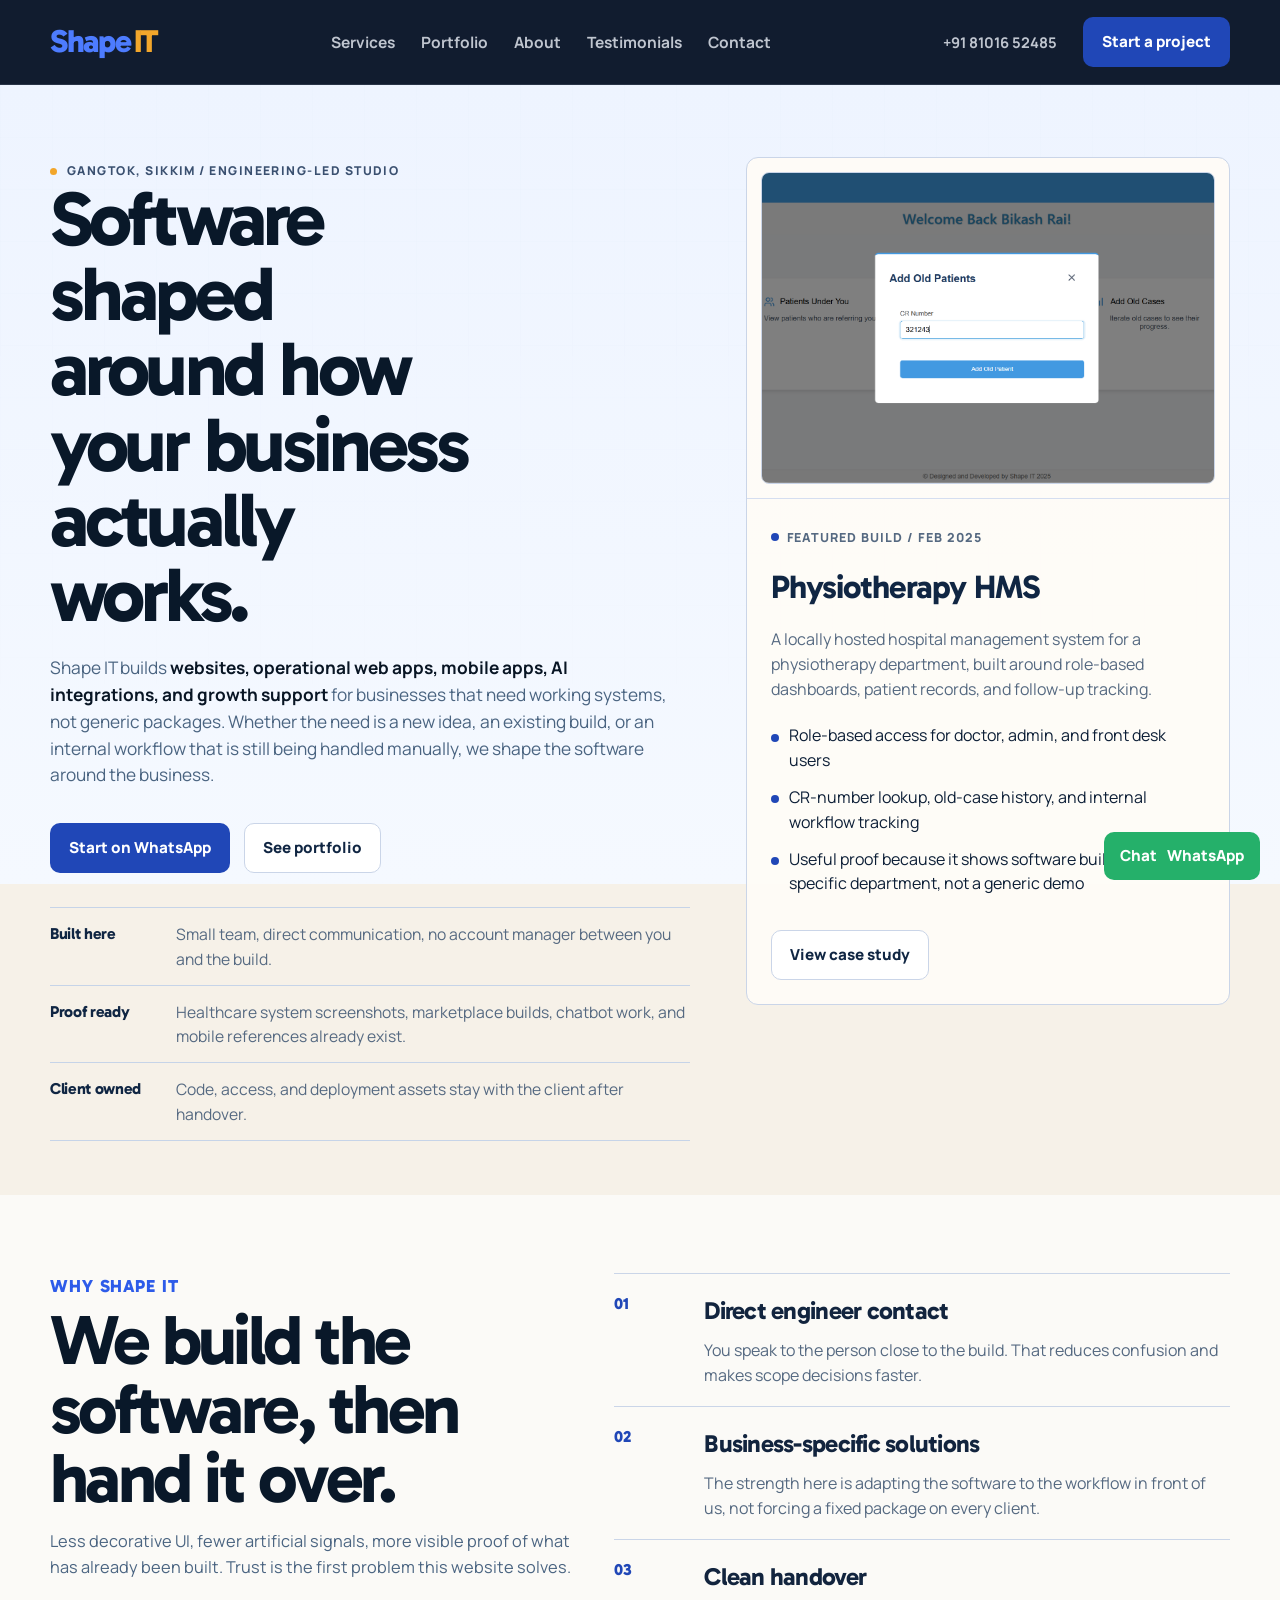
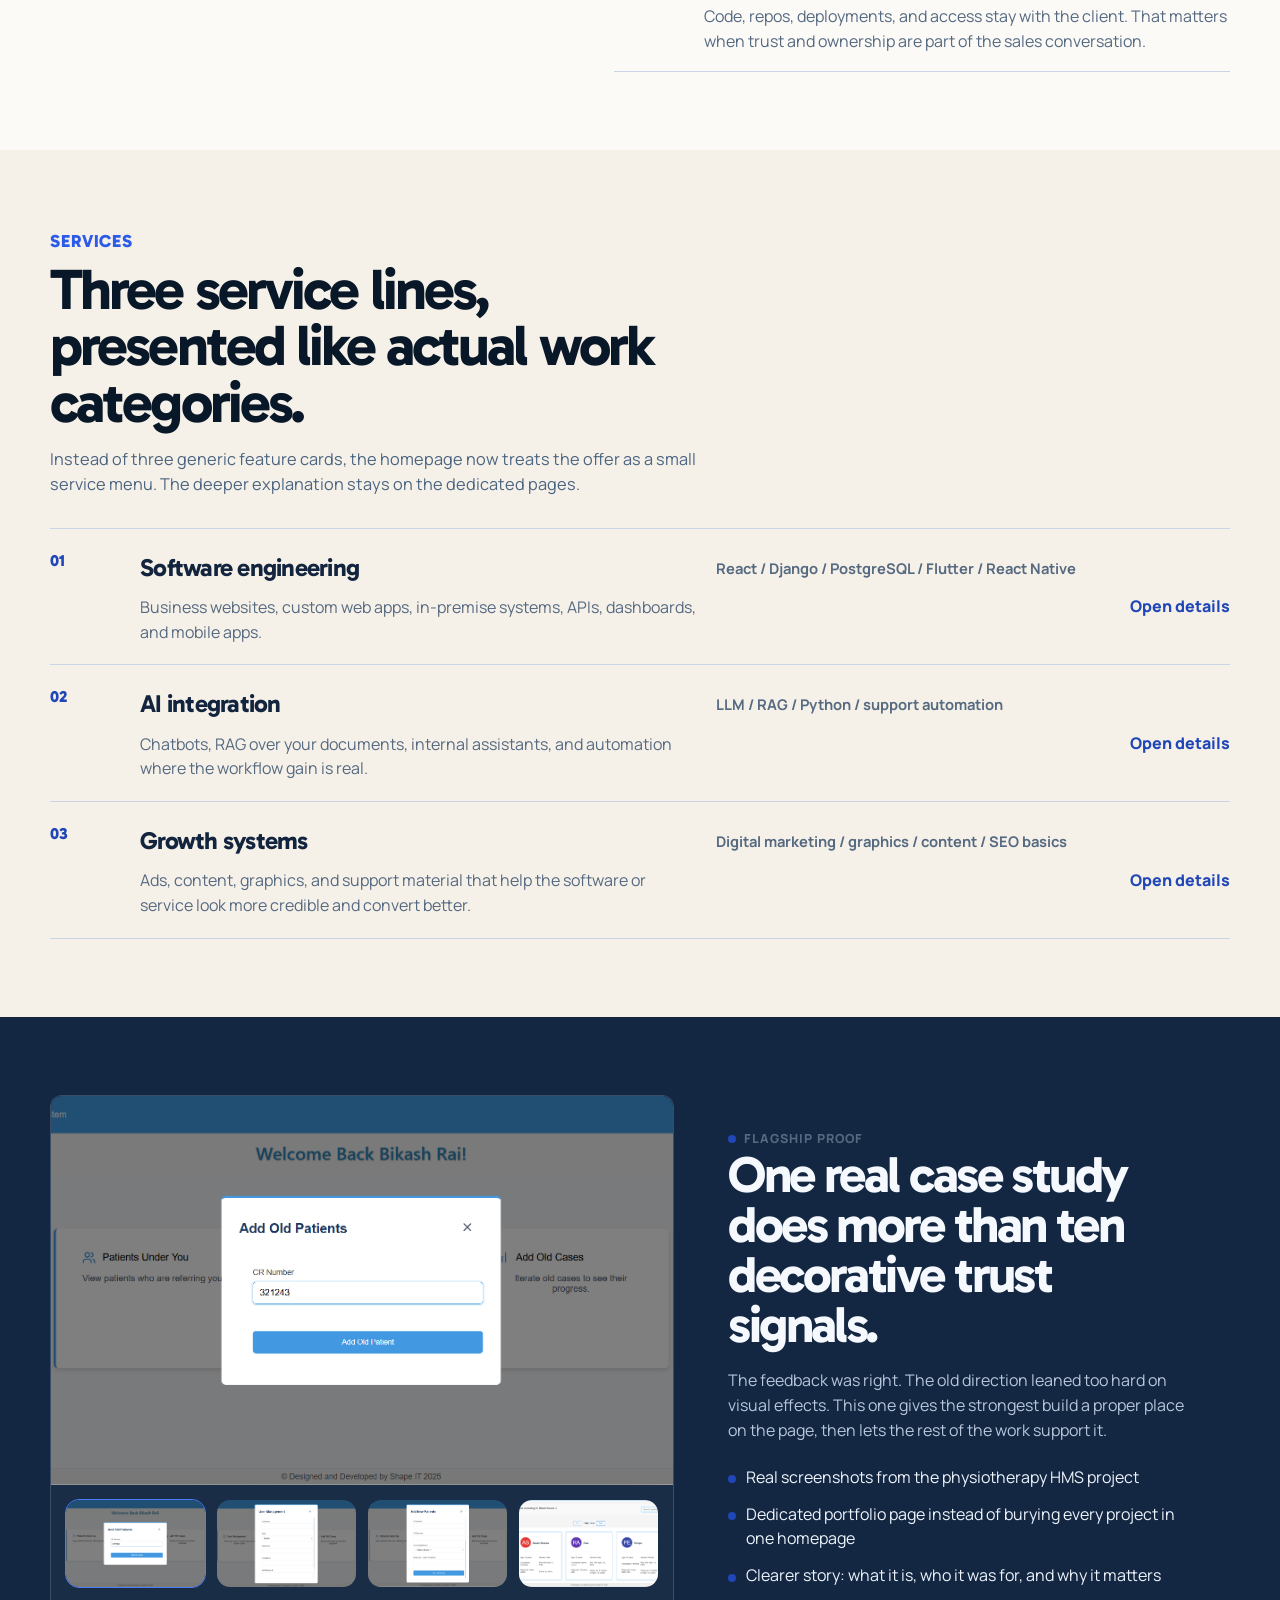
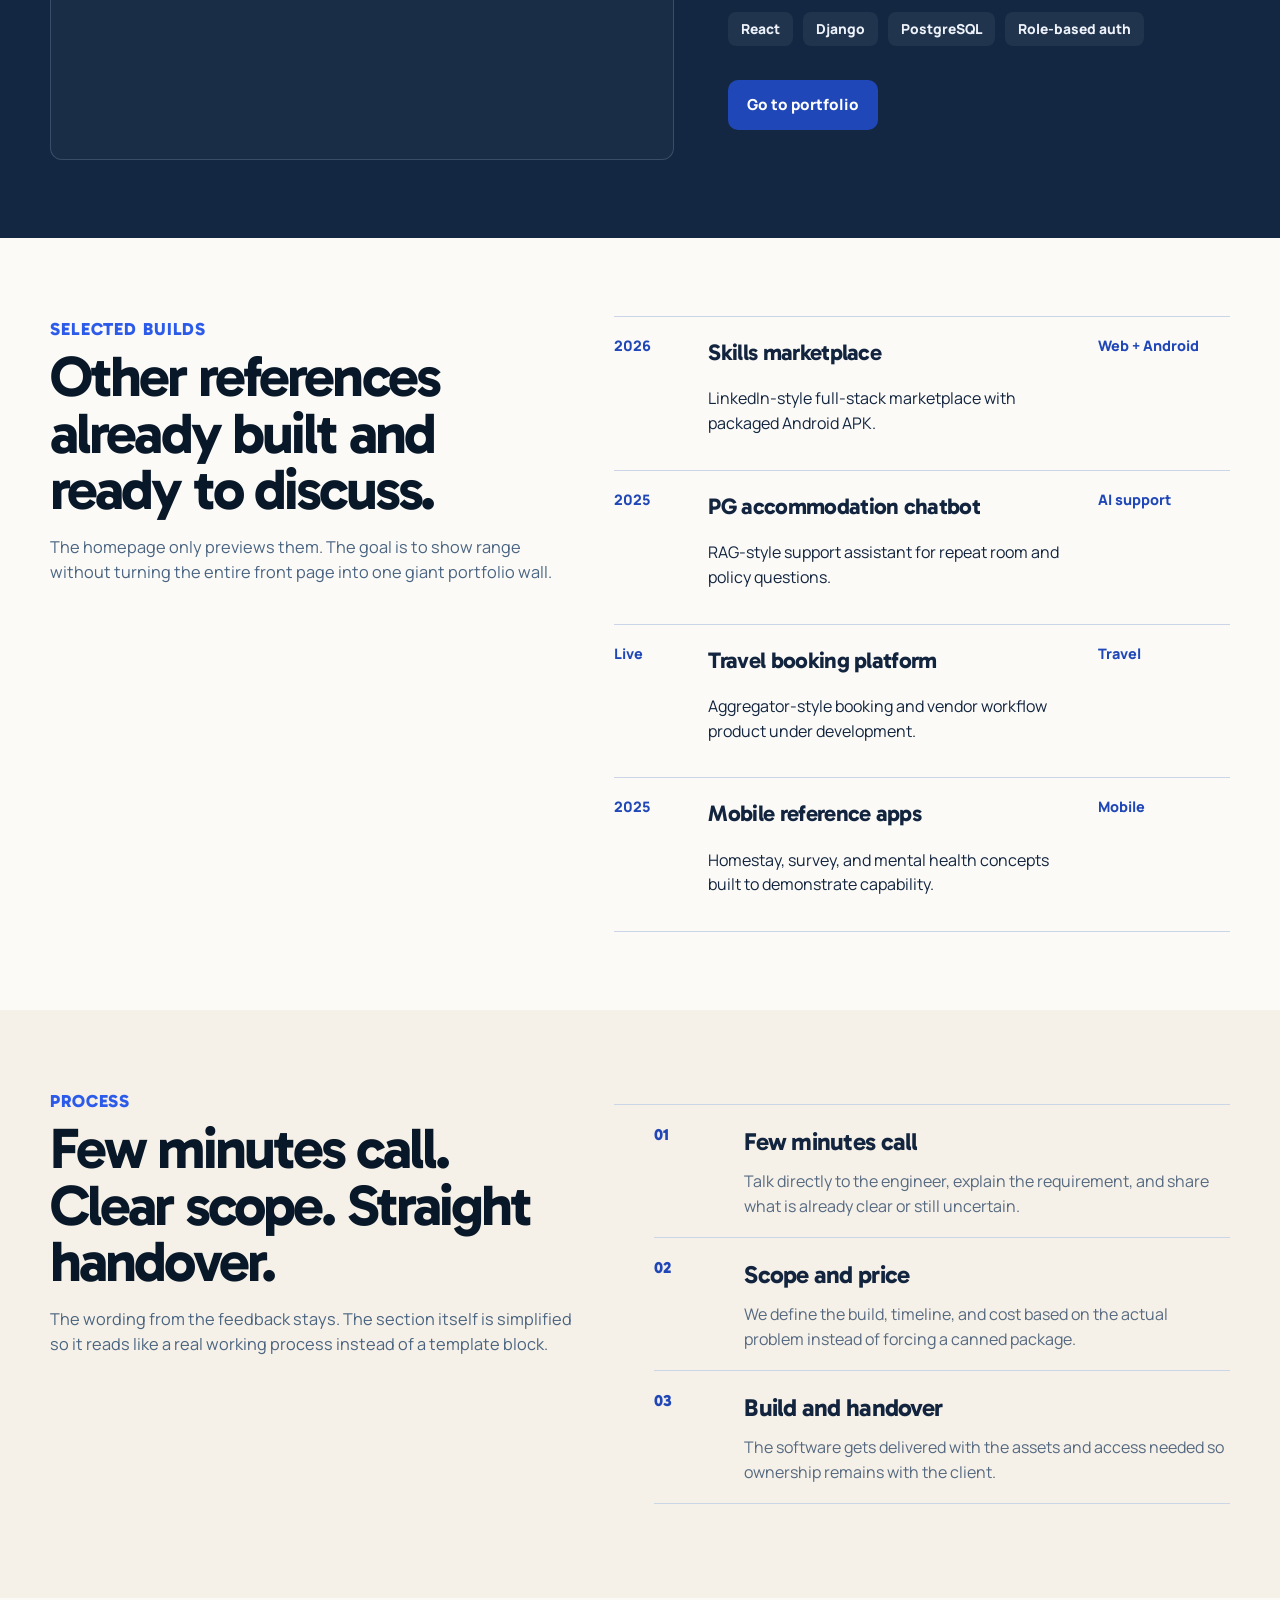
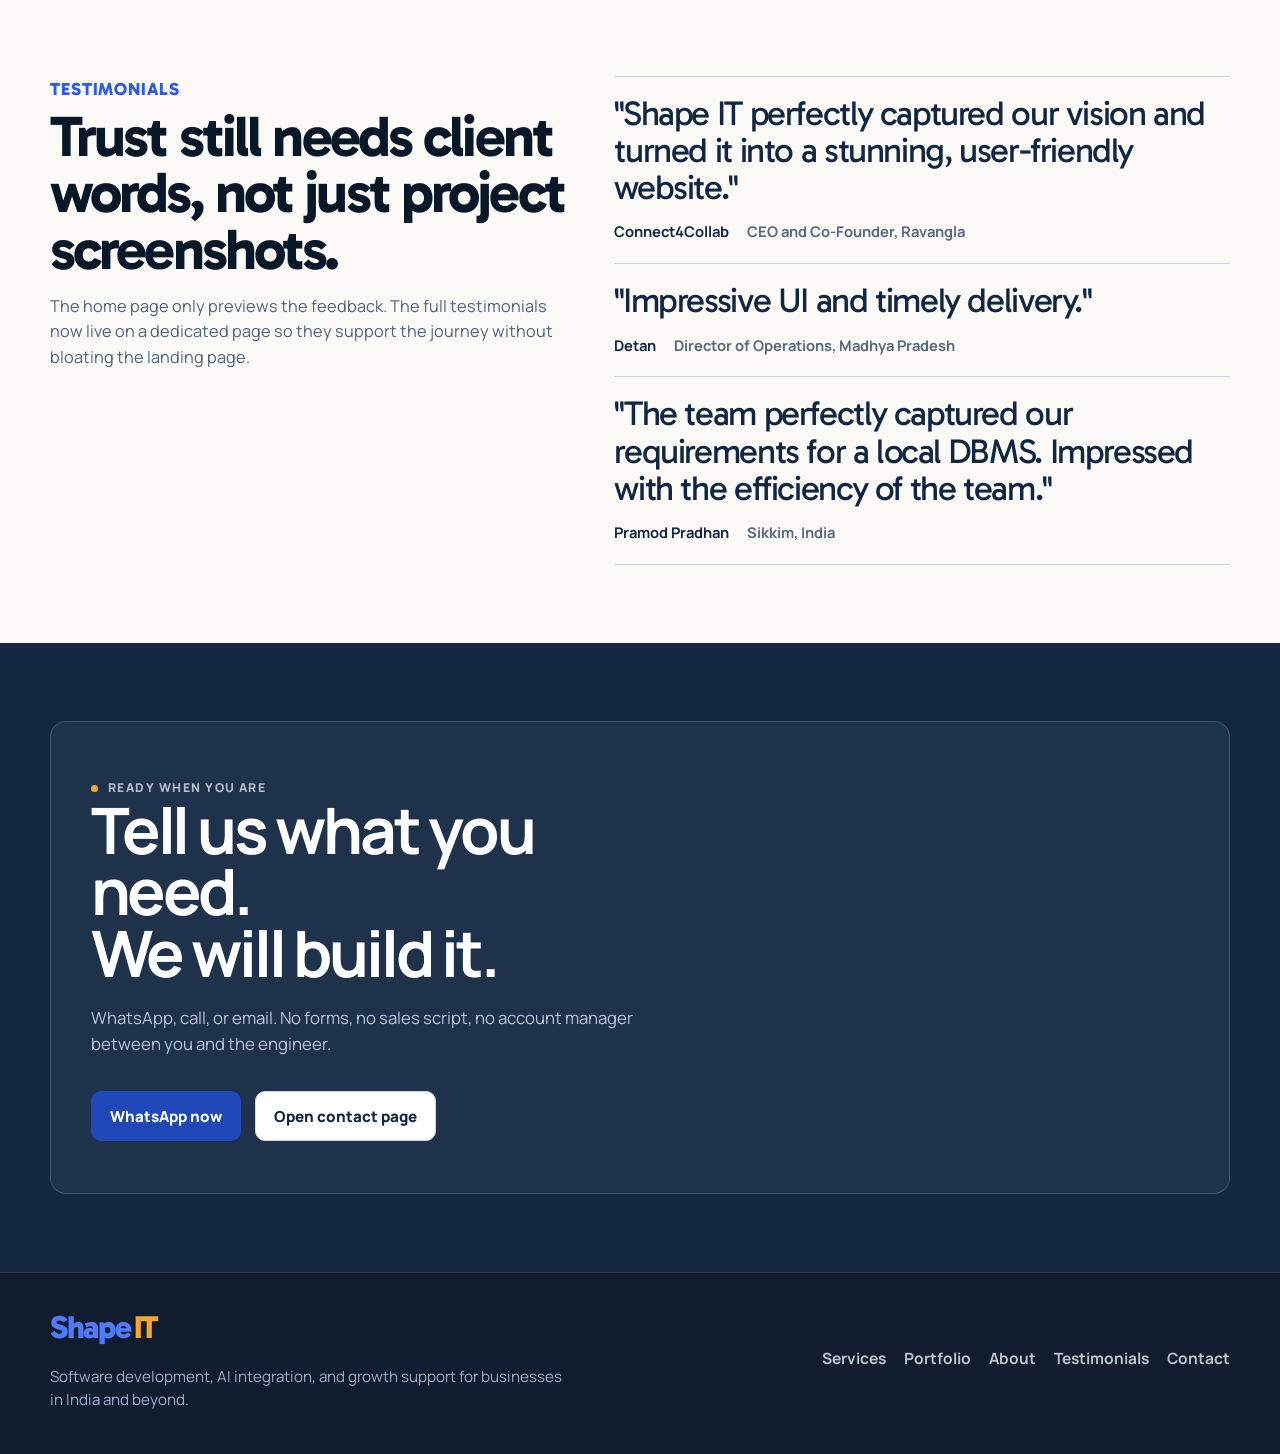
<file: index.html>
<!doctype html>
<html lang="en">
<head>
  <meta charset="utf-8">
  <meta name="viewport" content="width=device-width, initial-scale=1">
  <title>Shape IT | Software designed for your business needs</title>
  <meta name="description" content="Shape IT is a Gangtok based software studio building websites, web apps, mobile apps, AI integrations, and growth systems for businesses that need real execution.">
  <meta name="theme-color" content="#0b1424">
  <meta property="og:title" content="Shape IT | Software designed for your business needs">
  <meta property="og:description" content="Engineering-led software studio building websites, mobile apps, AI integrations, and growth systems.">
  <meta property="og:type" content="website">
  <meta property="og:url" content="https://www.shapeit.in/">
  <meta property="og:image" content="https://www.shapeit.in/logo.png">
  <link rel="icon" href="logo.png">
  <link rel="preconnect" href="https://fonts.googleapis.com">
  <link rel="preconnect" href="https://fonts.gstatic.com" crossorigin>
  <link href="https://fonts.googleapis.com/css2?family=Gabarito:wght@400;500;700;800&family=Manrope:wght@400;500;600;700;800&display=swap" rel="stylesheet">
  <link rel="stylesheet" href="site.css">
</head>
<body data-page="home">
  <header class="site-header">
    <div class="shell nav-shell">
      <a class="brand" href="index.html"><span>Shape</span><strong>IT</strong></a>

      <nav class="desktop-nav" aria-label="Primary">
        <a href="services.html" data-nav="services">Services</a>
        <a href="portfolio.html" data-nav="portfolio">Portfolio</a>
        <a href="about.html" data-nav="about">About</a>
        <a href="testimonials.html" data-nav="testimonials">Testimonials</a>
        <a href="contact.html" data-nav="contact">Contact</a>
      </nav>

      <div class="desktop-actions">
        <a class="nav-call" href="tel:+918101652485">+91 81016 52485</a>
        <a class="button button-primary" href="https://wa.me/918101652485?text=Hi%20Shape%20IT%2C%20I%27d%20like%20to%20discuss%20a%20project.">Start a project</a>
      </div>

      <button class="menu-toggle" type="button" aria-label="Open menu" aria-expanded="false" aria-controls="mobile-menu" data-menu-toggle>
        <span></span>
        <span></span>
        <span></span>
      </button>
    </div>

    <div class="mobile-panel" id="mobile-menu" data-menu hidden>
      <button class="menu-close" type="button" aria-label="Close menu" data-menu-close onclick="this.closest('[data-menu]').setAttribute('hidden','');document.querySelector('[data-menu-toggle]').setAttribute('aria-expanded','false');document.body.style.overflow='';">
        <span></span><span></span>
      </button>
      <div class="mobile-inner">
        <nav class="mobile-links" aria-label="Mobile">
          <a href="services.html" data-nav="services">Services</a>
          <a href="portfolio.html" data-nav="portfolio">Portfolio</a>
          <a href="about.html" data-nav="about">About</a>
          <a href="testimonials.html" data-nav="testimonials">Testimonials</a>
          <a href="contact.html" data-nav="contact">Contact</a>
        </nav>

        <div class="mobile-actions">
          <a class="button button-primary" href="https://wa.me/918101652485?text=Hi%20Shape%20IT%2C%20I%27d%20like%20to%20discuss%20a%20project.">WhatsApp us</a>
          <a class="button button-secondary" href="tel:+918101652485">Call directly</a>
        </div>
      </div>
    </div>
  </header>

  <main>
    <section class="main-hero">
      <div class="shell hero-shell">
        <div class="hero-copy reveal">
          <span class="eyebrow">Gangtok, Sikkim / engineering-led studio</span>
          <h1>Software shaped around how your business actually works.</h1>
          <p>
            Shape IT builds <strong>websites, operational web apps, mobile apps, AI integrations, and growth support</strong>
            for businesses that need working systems, not generic packages. Whether the need is a new idea, an existing build, or an internal workflow that is still being handled manually, we shape the software around the business.
          </p>

          <div class="cta-row">
            <a class="button button-primary" href="https://wa.me/918101652485?text=Hi%20Shape%20IT%2C%20I%27d%20like%20to%20discuss%20a%20project.">Start on WhatsApp</a>
            <a class="button button-secondary" href="portfolio.html">See portfolio</a>
          </div>

          <ul class="hero-facts">
            <li><strong>Built here</strong><span>Small team, direct communication, no account manager between you and the build.</span></li>
            <li><strong>Proof ready</strong><span>Healthcare system screenshots, marketplace builds, chatbot work, and mobile references already exist.</span></li>
            <li><strong>Client owned</strong><span>Code, access, and deployment assets stay with the client after handover.</span></li>
          </ul>
        </div>

        <aside class="hero-proof-card reveal" aria-label="Featured proof">
          <div class="hero-proof-image">
            <img src="screenshots_of_the_hms_physiotherapy/image1.png" alt="Shape IT physiotherapy hospital management system dashboard">
          </div>
          <div class="hero-proof-copy">
            <span class="meta-label">Featured build / Feb 2025</span>
            <h2>Physiotherapy HMS</h2>
            <p>
              A locally hosted hospital management system for a physiotherapy department, built around role-based dashboards,
              patient records, and follow-up tracking.
            </p>
            <ul class="mini-list">
              <li>Role-based access for doctor, admin, and front desk users</li>
              <li>CR-number lookup, old-case history, and internal workflow tracking</li>
              <li>Useful proof because it shows software built for one specific department, not a generic demo</li>
            </ul>
            <div class="cta-row">
              <a class="button button-secondary" href="portfolio.html#hms-case">View case study</a>
            </div>
          </div>
        </aside>
      </div>
    </section>

    <section class="section section-soft">
      <div class="shell">
        <div class="editorial-strip">
          <div class="section-intro reveal">
            <span class="case-kicker">Why Shape IT</span>
            <h2 class="display-heading">We build the software, then hand it over.</h2>
            <p>
              Less decorative UI, fewer artificial signals, more visible proof of what has already been built.
              Trust is the first problem this website solves.
            </p>
          </div>

          <div class="manifesto-list reveal">
            <article class="manifesto-item">
              <span>01</span>
              <div>
                <h3>Direct engineer contact</h3>
                <p>You speak to the person close to the build. That reduces confusion and makes scope decisions faster.</p>
              </div>
            </article>
            <article class="manifesto-item">
              <span>02</span>
              <div>
                <h3>Business-specific solutions</h3>
                <p>The strength here is adapting the software to the workflow in front of us, not forcing a fixed package on every client.</p>
              </div>
            </article>
            <article class="manifesto-item">
              <span>03</span>
              <div>
                <h3>Clean handover</h3>
                <p>Code, repos, deployments, and access stay with the client. That matters when trust and ownership are part of the sales conversation.</p>
              </div>
            </article>
          </div>
        </div>
      </div>
    </section>

    <section class="section">
      <div class="shell">
        <div class="section-intro reveal">
          <span class="case-kicker">Services</span>
          <h2>Three service lines, presented like actual work categories.</h2>
          <p>
            Instead of three generic feature cards, the homepage now treats the offer as a small service menu. The deeper explanation stays on the dedicated pages.
          </p>
        </div>

        <div class="service-rows">
          <article class="service-row reveal">
            <span class="service-num">01</span>
            <div>
              <h3>Software engineering</h3>
              <p>Business websites, custom web apps, in-premise systems, APIs, dashboards, and mobile apps.</p>
            </div>
            <p class="service-meta">React / Django / PostgreSQL / Flutter / React Native</p>
            <a class="card-link" href="services.html#software">Open details</a>
          </article>
          <article class="service-row reveal">
            <span class="service-num">02</span>
            <div>
              <h3>AI integration</h3>
              <p>Chatbots, RAG over your documents, internal assistants, and automation where the workflow gain is real.</p>
            </div>
            <p class="service-meta">LLM / RAG / Python / support automation</p>
            <a class="card-link" href="services.html#ai">Open details</a>
          </article>
          <article class="service-row reveal">
            <span class="service-num">03</span>
            <div>
              <h3>Growth systems</h3>
              <p>Ads, content, graphics, and support material that help the software or service look more credible and convert better.</p>
            </div>
            <p class="service-meta">Digital marketing / graphics / content / SEO basics</p>
            <a class="card-link" href="services.html#growth">Open details</a>
          </article>
        </div>
      </div>
    </section>

    <section class="section section-dark">
      <div class="shell feature-grid">
        <article class="media-panel reveal">
          <div class="media-frame">
            <img id="home-hms-main" src="screenshots_of_the_hms_physiotherapy/image1.png" alt="Physiotherapy HMS dashboard view">
          </div>
          <div class="thumb-row">
            <button class="is-active" type="button" data-gallery-target="home-hms-main" data-gallery-image="screenshots_of_the_hms_physiotherapy/image1.png" data-gallery-alt="Physiotherapy HMS dashboard view">
              <img src="screenshots_of_the_hms_physiotherapy/image1.png" alt="Dashboard thumbnail">
            </button>
            <button type="button" data-gallery-target="home-hms-main" data-gallery-image="screenshots_of_the_hms_physiotherapy/image2.png" data-gallery-alt="Physiotherapy HMS patient listing">
              <img src="screenshots_of_the_hms_physiotherapy/image2.png" alt="Patient list thumbnail">
            </button>
            <button type="button" data-gallery-target="home-hms-main" data-gallery-image="screenshots_of_the_hms_physiotherapy/image3.png" data-gallery-alt="Physiotherapy HMS doctor workflow">
              <img src="screenshots_of_the_hms_physiotherapy/image3.png" alt="Doctor workflow thumbnail">
            </button>
            <button type="button" data-gallery-target="home-hms-main" data-gallery-image="screenshots_of_the_hms_physiotherapy/image4.png" data-gallery-alt="Physiotherapy HMS follow-up screen">
              <img src="screenshots_of_the_hms_physiotherapy/image4.png" alt="Follow-up thumbnail">
            </button>
          </div>
        </article>

        <article class="feature-copy reveal">
          <span class="meta-label">Flagship proof</span>
          <h2>One real case study does more than ten decorative trust signals.</h2>
          <p>
            The feedback was right. The old direction leaned too hard on visual effects. This one gives the strongest build a proper place on the page,
            then lets the rest of the work support it.
          </p>
          <ul class="feature-list">
            <li>Real screenshots from the physiotherapy HMS project</li>
            <li>Dedicated portfolio page instead of burying every project in one homepage</li>
            <li>Clearer story: what it is, who it was for, and why it matters</li>
          </ul>
          <div class="stack">
            <span>React</span>
            <span>Django</span>
            <span>PostgreSQL</span>
            <span>Role-based auth</span>
          </div>
          <div class="cta-row">
            <a class="button button-primary" href="portfolio.html#hms-case">Go to portfolio</a>
          </div>
        </article>
      </div>
    </section>

    <section class="section section-soft">
      <div class="shell">
        <div class="editorial-strip">
          <div class="section-intro reveal">
            <span class="case-kicker">Selected builds</span>
            <h2>Other references already built and ready to discuss.</h2>
            <p>
              The homepage only previews them. The goal is to show range without turning the entire front page into one giant portfolio wall.
            </p>
          </div>

          <div class="case-ledger reveal">
            <article>
              <span>2026</span>
              <div>
                <h3>Skills marketplace</h3>
                <p>LinkedIn-style full-stack marketplace with packaged Android APK.</p>
              </div>
              <strong>Web + Android</strong>
            </article>
            <article>
              <span>2025</span>
              <div>
                <h3>PG accommodation chatbot</h3>
                <p>RAG-style support assistant for repeat room and policy questions.</p>
              </div>
              <strong>AI support</strong>
            </article>
            <article>
              <span>Live</span>
              <div>
                <h3>Travel booking platform</h3>
                <p>Aggregator-style booking and vendor workflow product under development.</p>
              </div>
              <strong>Travel</strong>
            </article>
            <article>
              <span>2025</span>
              <div>
                <h3>Mobile reference apps</h3>
                <p>Homestay, survey, and mental health concepts built to demonstrate capability.</p>
              </div>
              <strong>Mobile</strong>
            </article>
          </div>
        </div>
      </div>
    </section>

    <section class="section">
      <div class="shell">
        <div class="editorial-strip">
          <div class="section-intro reveal">
            <span class="case-kicker">Process</span>
            <h2>Few minutes call. Clear scope. Straight handover.</h2>
            <p>
              The wording from the feedback stays. The section itself is simplified so it reads like a real working process instead of a template block.
            </p>
          </div>

          <ol class="process-rail reveal">
            <li class="process-step">
              <span>01</span>
              <div>
                <h3>Few minutes call</h3>
                <p>Talk directly to the engineer, explain the requirement, and share what is already clear or still uncertain.</p>
              </div>
            </li>
            <li class="process-step">
              <span>02</span>
              <div>
                <h3>Scope and price</h3>
                <p>We define the build, timeline, and cost based on the actual problem instead of forcing a canned package.</p>
              </div>
            </li>
            <li class="process-step">
              <span>03</span>
              <div>
                <h3>Build and handover</h3>
                <p>The software gets delivered with the assets and access needed so ownership remains with the client.</p>
              </div>
            </li>
          </ol>
        </div>
      </div>
    </section>

    <section class="section section-soft">
      <div class="shell">
        <div class="editorial-strip">
          <div class="section-intro reveal">
            <span class="case-kicker">Testimonials</span>
            <h2>Trust still needs client words, not just project screenshots.</h2>
            <p>
              The home page only previews the feedback. The full testimonials now live on a dedicated page so they support the journey without bloating the landing page.
            </p>
          </div>

          <div class="quote-stack">
            <article class="quote-note reveal">
              <p>"Shape IT perfectly captured our vision and turned it into a stunning, user-friendly website."</p>
              <div class="quote-meta-inline">
                <strong>Connect4Collab</strong>
                <span>CEO and Co-Founder, Ravangla</span>
              </div>
            </article>
            <article class="quote-note reveal">
              <p>"Impressive UI and timely delivery."</p>
              <div class="quote-meta-inline">
                <strong>Detan</strong>
                <span>Director of Operations, Madhya Pradesh</span>
              </div>
            </article>
            <article class="quote-note reveal">
              <p>"The team perfectly captured our requirements for a local DBMS. Impressed with the efficiency of the team."</p>
              <div class="quote-meta-inline">
                <strong>Pramod Pradhan</strong>
                <span>Sikkim, India</span>
              </div>
            </article>
          </div>
        </div>
      </div>
    </section>

    <section class="section section-dark">
      <div class="shell">
        <div class="closing-band reveal">
          <span class="eyebrow">Ready when you are</span>
          <h2>Tell us what you need.<br>We will build it.</h2>
          <p>
            WhatsApp, call, or email. No forms, no sales script, no account manager between you and the engineer.
          </p>
          <div class="cta-row">
            <a class="button button-primary" href="https://wa.me/918101652485?text=Hi%20Shape%20IT%2C%20I%27d%20like%20to%20discuss%20a%20project.">WhatsApp now</a>
            <a class="button button-secondary" href="contact.html">Open contact page</a>
          </div>
        </div>
      </div>
    </section>
  </main>

  <footer class="footer">
    <div class="shell footer-shell">
      <div>
        <a class="brand" href="index.html"><span>Shape</span><strong>IT</strong></a>
        <p>Software development, AI integration, and growth support for businesses in India and beyond.</p>
      </div>

      <div class="footer-links">
        <a href="services.html">Services</a>
        <a href="portfolio.html">Portfolio</a>
        <a href="about.html">About</a>
        <a href="testimonials.html">Testimonials</a>
        <a href="contact.html">Contact</a>
      </div>
    </div>
  </footer>

  <a class="whatsapp-fab" href="https://wa.me/918101652485?text=Hi%20Shape%20IT%2C%20I%27d%20like%20to%20discuss%20a%20project." aria-label="Chat on WhatsApp">
    <span>Chat</span>
    <span>WhatsApp</span>
  </a>

  <script src="site.js"></script>
  <script type="application/ld+json">
    {
      "@context": "https://schema.org",
      "@type": "Organization",
      "name": "Shape IT",
      "url": "https://www.shapeit.in/",
      "logo": "https://www.shapeit.in/logo.png",
      "description": "Shape IT builds websites, apps, AI integrations, and growth systems for business-specific needs.",
      "address": {
        "@type": "PostalAddress",
        "streetAddress": "Samdong Kambal",
        "addressLocality": "Gangtok",
        "addressRegion": "Sikkim",
        "addressCountry": "IN"
      },
      "contactPoint": [
        {
          "@type": "ContactPoint",
          "telephone": "+91-81016-52485",
          "email": "shapeit.india@gmail.com",
          "contactType": "sales",
          "areaServed": ["IN", "US", "EU", "AE"],
          "availableLanguage": ["English", "Hindi"]
        }
      ]
    }
  </script>
</body>
</html>
</file>
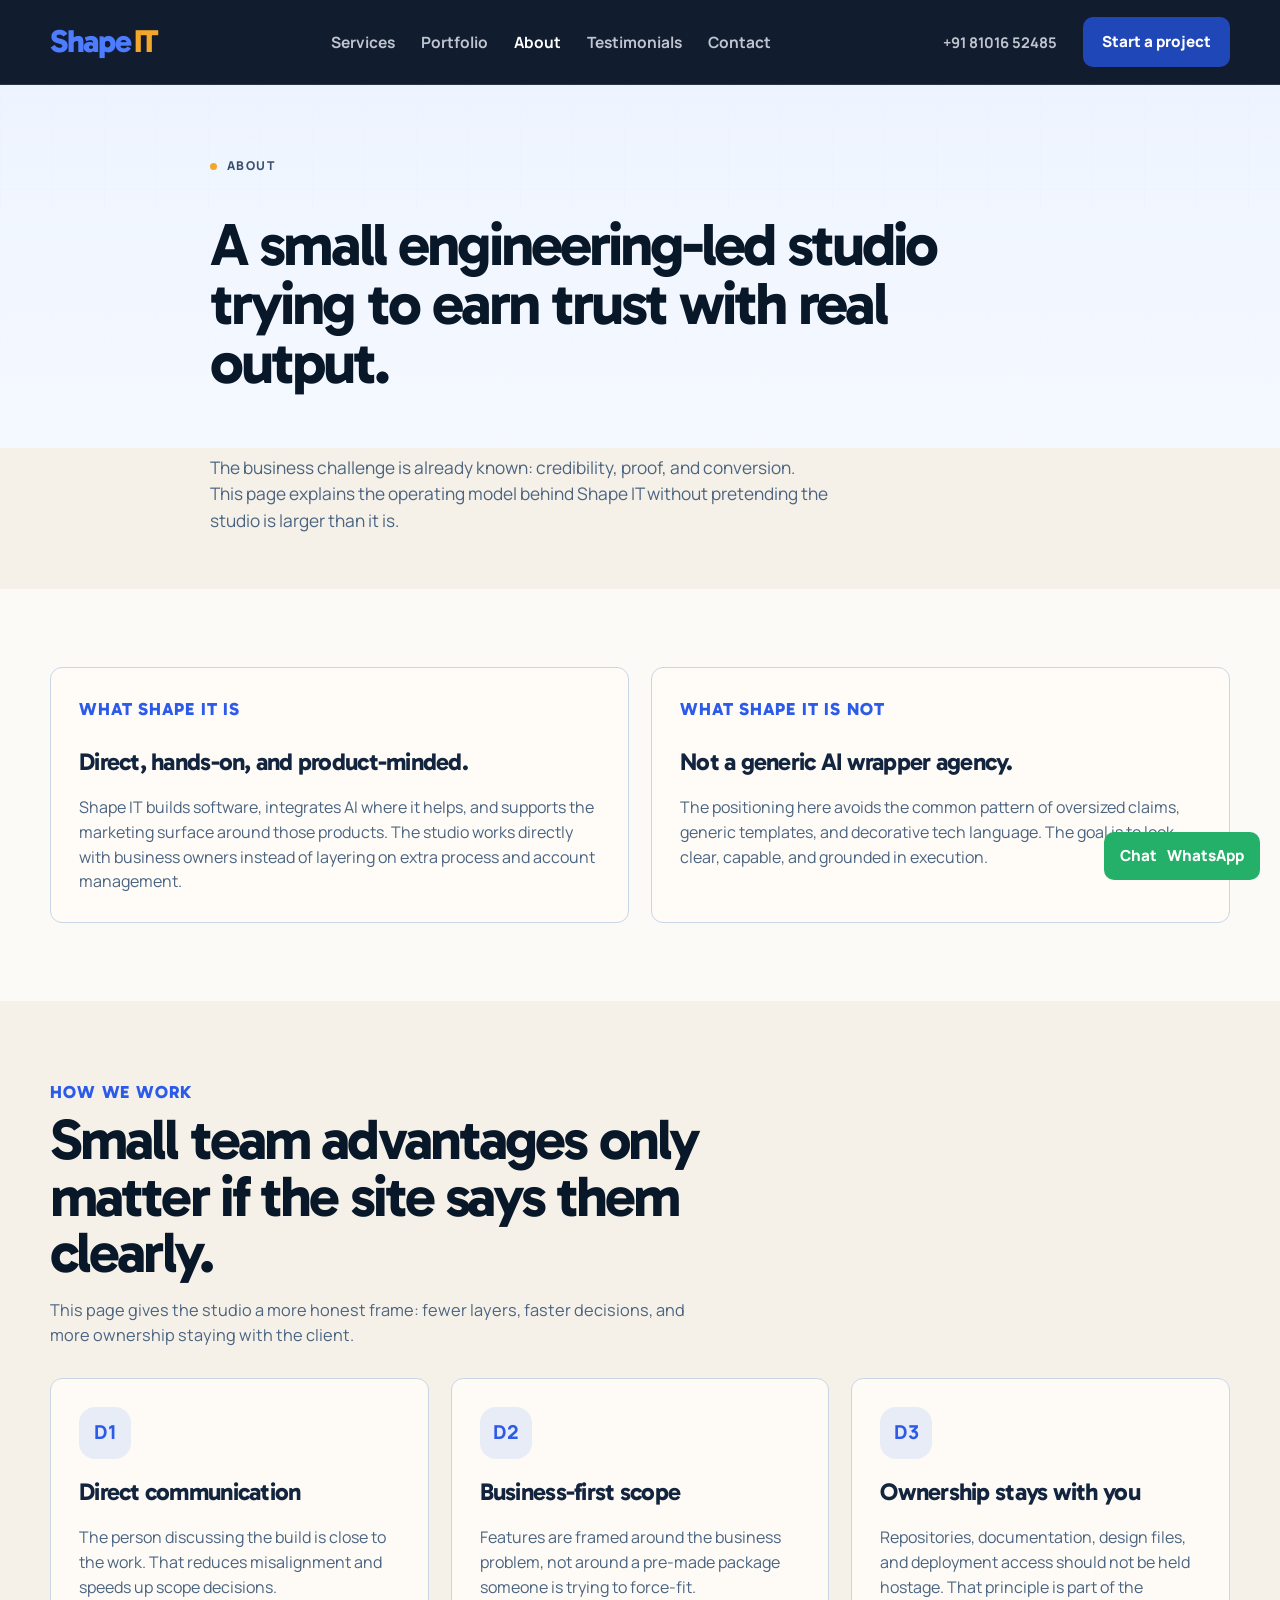
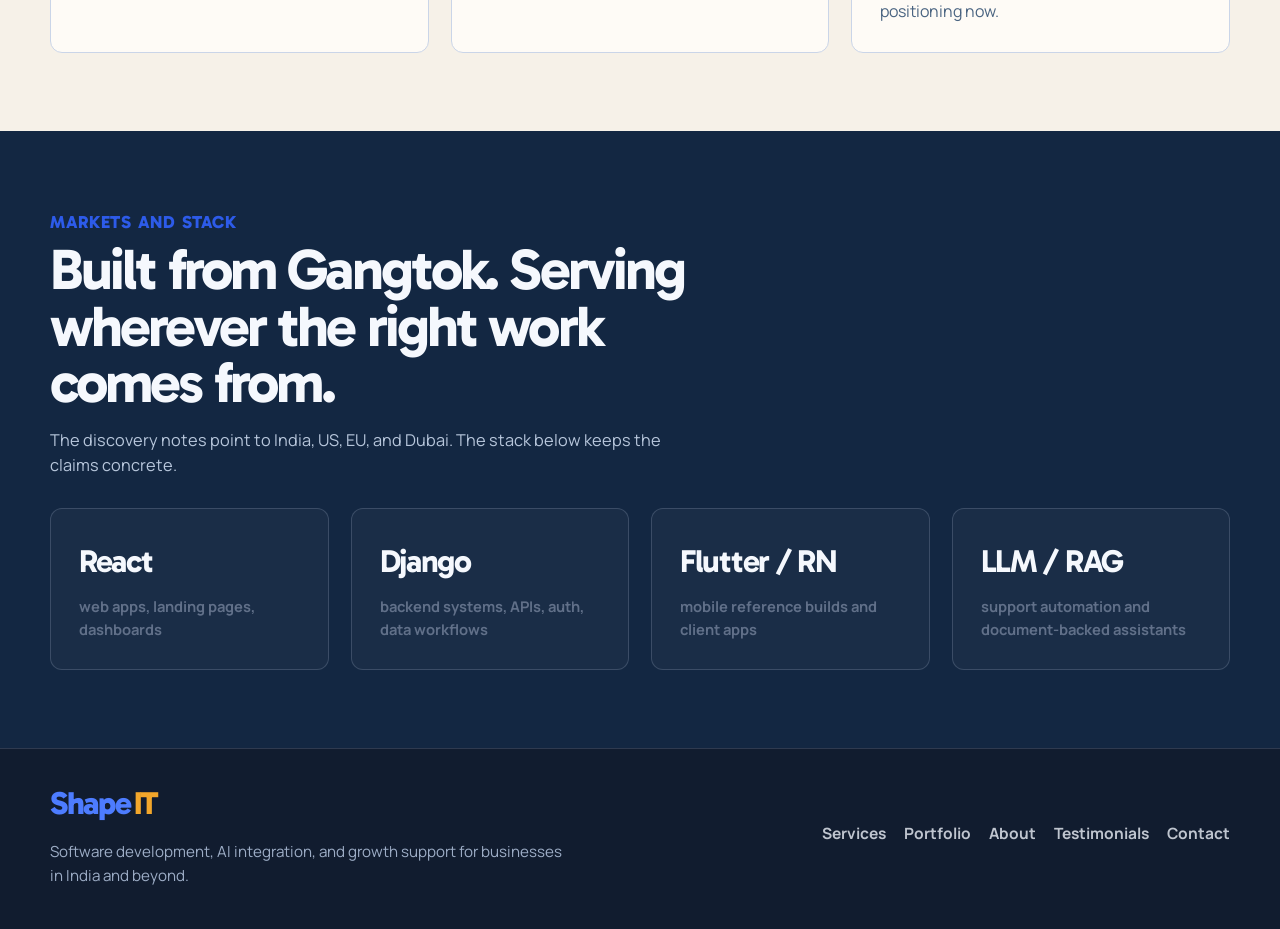
<file: about.html>
<!doctype html>
<html lang="en">
<head>
  <meta charset="utf-8">
  <meta name="viewport" content="width=device-width, initial-scale=1">
  <title>About Shape IT | Small team, direct delivery</title>
  <meta name="description" content="Learn how Shape IT works, what the studio builds, and why the direct engineer-to-client model matters.">
  <meta name="theme-color" content="#0b1424">
  <link rel="icon" href="logo.png">
  <link rel="preconnect" href="https://fonts.googleapis.com">
  <link rel="preconnect" href="https://fonts.gstatic.com" crossorigin>
  <link href="https://fonts.googleapis.com/css2?family=Gabarito:wght@400;500;700;800&family=Manrope:wght@400;500;600;700;800&display=swap" rel="stylesheet">
  <link rel="stylesheet" href="site.css">
</head>
<body data-page="about">
  <header class="site-header">
    <div class="shell nav-shell">
      <a class="brand" href="index.html"><span>Shape</span><strong>IT</strong></a>
      <nav class="desktop-nav" aria-label="Primary">
        <a href="services.html" data-nav="services">Services</a>
        <a href="portfolio.html" data-nav="portfolio">Portfolio</a>
        <a href="about.html" data-nav="about">About</a>
        <a href="testimonials.html" data-nav="testimonials">Testimonials</a>
        <a href="contact.html" data-nav="contact">Contact</a>
      </nav>
      <div class="desktop-actions">
        <a class="nav-call" href="tel:+918101652485">+91 81016 52485</a>
        <a class="button button-primary" href="https://wa.me/918101652485?text=Hi%20Shape%20IT%2C%20I%27d%20like%20to%20discuss%20a%20project.">Start a project</a>
      </div>
      <button class="menu-toggle" type="button" aria-label="Open menu" aria-expanded="false" aria-controls="mobile-menu" data-menu-toggle>
        <span></span>
        <span></span>
        <span></span>
      </button>
    </div>
    <div class="mobile-panel" id="mobile-menu" data-menu hidden>
      <button class=\"menu-close\" type=\"button\" aria-label=\"Close menu\" onclick=\"this.closest('[data-menu]').setAttribute('hidden','');document.querySelector('[data-menu-toggle]').setAttribute('aria-expanded','false');document.body.style.overflow='';\"><span></span><span></span></button>
      <div class="mobile-inner">
        <nav class="mobile-links" aria-label="Mobile">
          <a href="services.html" data-nav="services">Services</a>
          <a href="portfolio.html" data-nav="portfolio">Portfolio</a>
          <a href="about.html" data-nav="about">About</a>
          <a href="testimonials.html" data-nav="testimonials">Testimonials</a>
          <a href="contact.html" data-nav="contact">Contact</a>
        </nav>
        <div class="mobile-actions">
          <a class="button button-primary" href="https://wa.me/918101652485?text=Hi%20Shape%20IT%2C%20I%27d%20like%20to%20discuss%20a%20project.">WhatsApp us</a>
          <a class="button button-secondary" href="tel:+918101652485">Call directly</a>
        </div>
      </div>
    </div>
  </header>

  <main>
    <section class="page-hero">
      <div class="shell page-hero-shell">
        <span class="eyebrow">About</span>
        <h1>A small engineering-led studio trying to earn trust with real output.</h1>
        <p>
          The business challenge is already known: credibility, proof, and conversion. This page explains the operating model behind Shape IT without pretending the studio is larger than it is.
        </p>
      </div>
    </section>

    <section class="section section-soft">
      <div class="shell">
        <div class="grid-2">
          <article class="card reveal">
            <span class="case-kicker">What Shape IT is</span>
            <h3>Direct, hands-on, and product-minded.</h3>
            <p>
              Shape IT builds software, integrates AI where it helps, and supports the marketing surface around those products. The studio works directly with business owners instead of layering on extra process and account management.
            </p>
          </article>
          <article class="card reveal">
            <span class="case-kicker">What Shape IT is not</span>
            <h3>Not a generic AI wrapper agency.</h3>
            <p>
              The positioning here avoids the common pattern of oversized claims, generic templates, and decorative tech language. The goal is to look clear, capable, and grounded in execution.
            </p>
          </article>
        </div>
      </div>
    </section>

    <section class="section">
      <div class="shell">
        <div class="section-intro reveal">
          <span class="case-kicker">How we work</span>
          <h2>Small team advantages only matter if the site says them clearly.</h2>
          <p>This page gives the studio a more honest frame: fewer layers, faster decisions, and more ownership staying with the client.</p>
        </div>
        <div class="grid-3">
          <article class="card reveal">
            <div class="card-icon">D1</div>
            <h3>Direct communication</h3>
            <p>The person discussing the build is close to the work. That reduces misalignment and speeds up scope decisions.</p>
          </article>
          <article class="card reveal">
            <div class="card-icon">D2</div>
            <h3>Business-first scope</h3>
            <p>Features are framed around the business problem, not around a pre-made package someone is trying to force-fit.</p>
          </article>
          <article class="card reveal">
            <div class="card-icon">D3</div>
            <h3>Ownership stays with you</h3>
            <p>Repositories, documentation, design files, and deployment access should not be held hostage. That principle is part of the positioning now.</p>
          </article>
        </div>
      </div>
    </section>

    <section class="section section-dark">
      <div class="shell">
        <div class="section-intro reveal">
          <span class="case-kicker">Markets and stack</span>
          <h2>Built from Gangtok. Serving wherever the right work comes from.</h2>
          <p>The discovery notes point to India, US, EU, and Dubai. The stack below keeps the claims concrete.</p>
        </div>
        <div class="stats-row">
          <article class="list-card reveal">
            <strong>React</strong>
            <span>web apps, landing pages, dashboards</span>
          </article>
          <article class="list-card reveal">
            <strong>Django</strong>
            <span>backend systems, APIs, auth, data workflows</span>
          </article>
          <article class="list-card reveal">
            <strong>Flutter / RN</strong>
            <span>mobile reference builds and client apps</span>
          </article>
          <article class="list-card reveal">
            <strong>LLM / RAG</strong>
            <span>support automation and document-backed assistants</span>
          </article>
        </div>
      </div>
    </section>
  </main>

  <footer class="footer">
    <div class="shell footer-shell">
      <div>
        <a class="brand" href="index.html"><span>Shape</span><strong>IT</strong></a>
        <p>Software development, AI integration, and growth support for businesses in India and beyond.</p>
      </div>
      <div class="footer-links">
        <a href="services.html">Services</a>
        <a href="portfolio.html">Portfolio</a>
        <a href="about.html">About</a>
        <a href="testimonials.html">Testimonials</a>
        <a href="contact.html">Contact</a>
      </div>
    </div>
  </footer>

  <a class="whatsapp-fab" href="https://wa.me/918101652485?text=Hi%20Shape%20IT%2C%20I%27d%20like%20to%20discuss%20a%20project." aria-label="Chat on WhatsApp">
    <span>Chat</span>
    <span>WhatsApp</span>
  </a>

  <script src="site.js"></script>
</body>
</html>
</file>
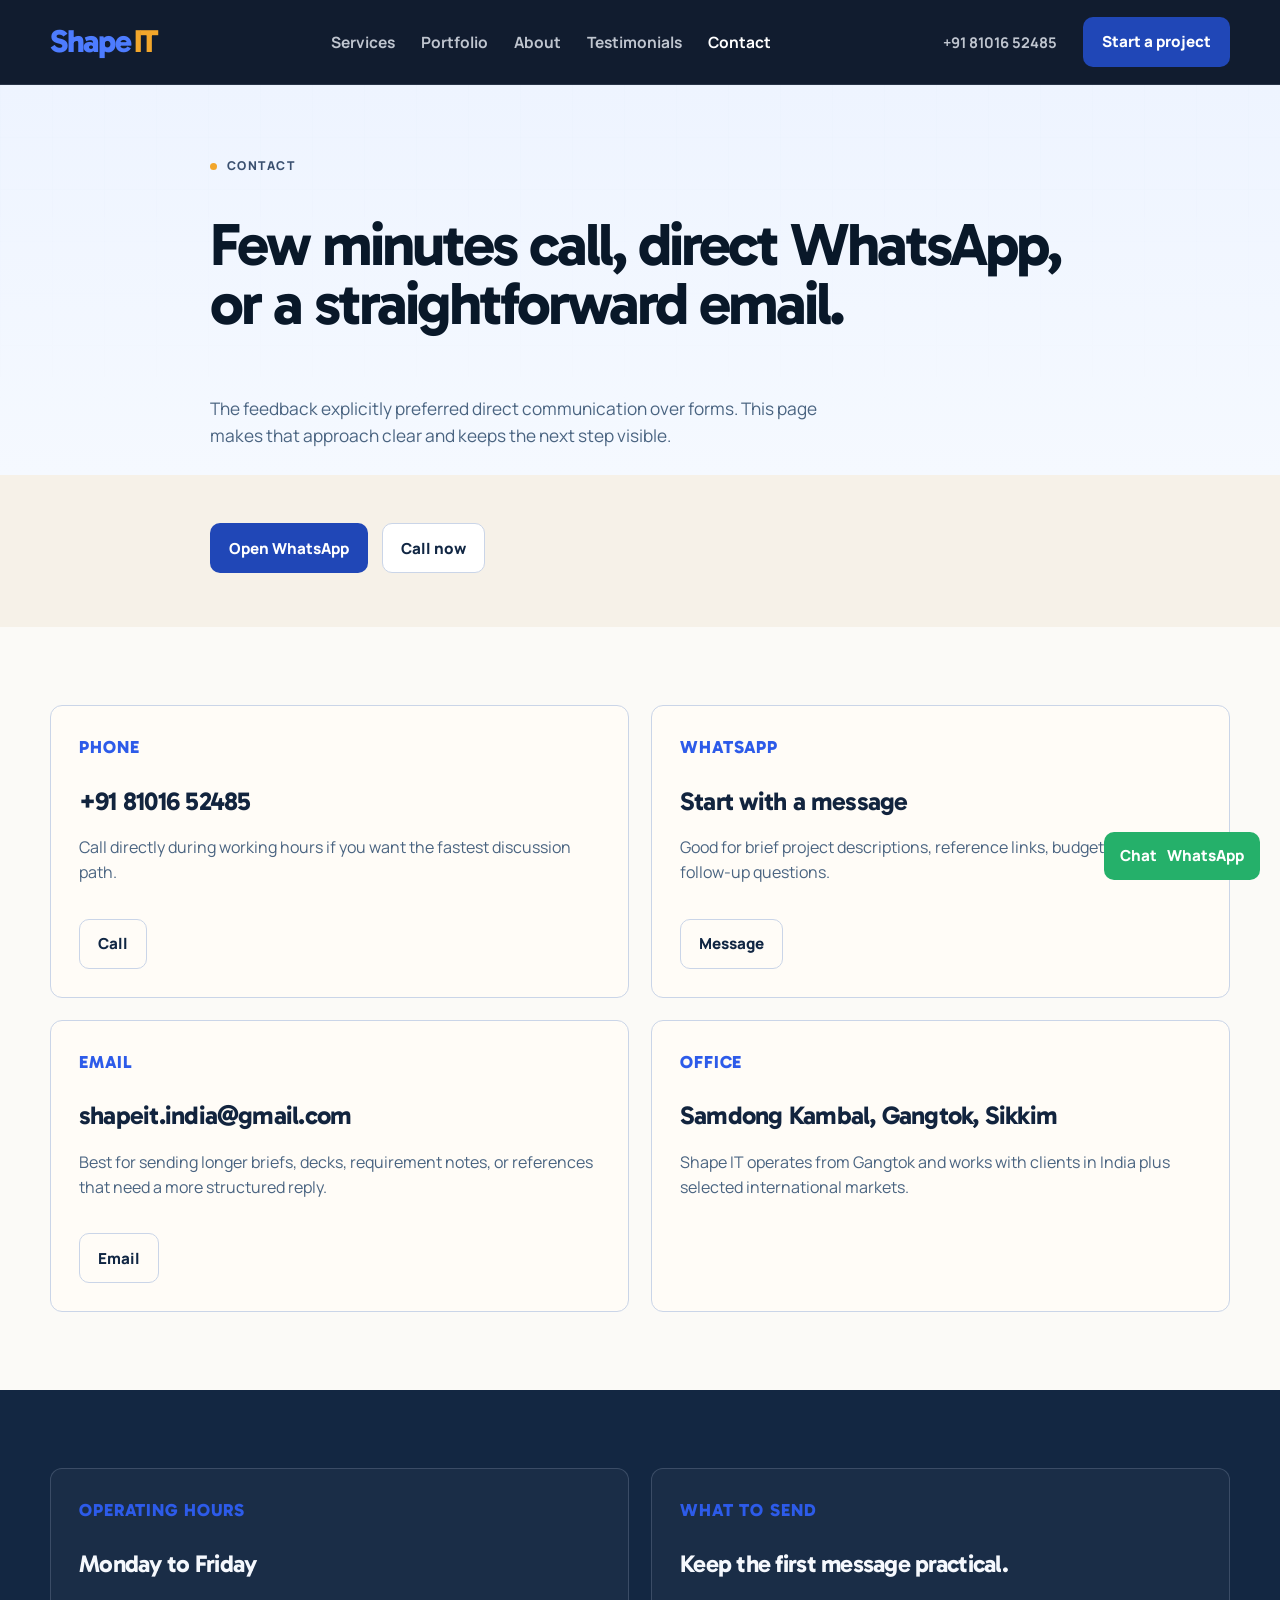
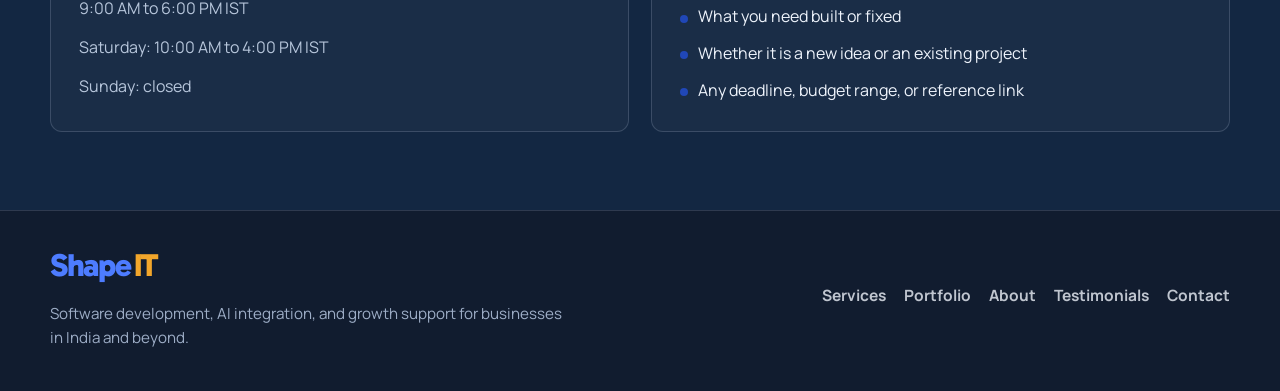
<file: contact.html>
<!doctype html>
<html lang="en">
<head>
  <meta charset="utf-8">
  <meta name="viewport" content="width=device-width, initial-scale=1">
  <title>Contact Shape IT | Call, WhatsApp, or email directly</title>
  <meta name="description" content="Contact Shape IT directly by phone, WhatsApp, or email. No form walls, just direct access to the team.">
  <meta name="theme-color" content="#0b1424">
  <link rel="icon" href="logo.png">
  <link rel="preconnect" href="https://fonts.googleapis.com">
  <link rel="preconnect" href="https://fonts.gstatic.com" crossorigin>
  <link href="https://fonts.googleapis.com/css2?family=Gabarito:wght@400;500;700;800&family=Manrope:wght@400;500;600;700;800&display=swap" rel="stylesheet">
  <link rel="stylesheet" href="site.css">
</head>
<body data-page="contact">
  <header class="site-header">
    <div class="shell nav-shell">
      <a class="brand" href="index.html"><span>Shape</span><strong>IT</strong></a>
      <nav class="desktop-nav" aria-label="Primary">
        <a href="services.html" data-nav="services">Services</a>
        <a href="portfolio.html" data-nav="portfolio">Portfolio</a>
        <a href="about.html" data-nav="about">About</a>
        <a href="testimonials.html" data-nav="testimonials">Testimonials</a>
        <a href="contact.html" data-nav="contact">Contact</a>
      </nav>
      <div class="desktop-actions">
        <a class="nav-call" href="tel:+918101652485">+91 81016 52485</a>
        <a class="button button-primary" href="https://wa.me/918101652485?text=Hi%20Shape%20IT%2C%20I%27d%20like%20to%20discuss%20a%20project.">Start a project</a>
      </div>
      <button class="menu-toggle" type="button" aria-label="Open menu" aria-expanded="false" aria-controls="mobile-menu" data-menu-toggle>
        <span></span>
        <span></span>
        <span></span>
      </button>
    </div>
    <div class="mobile-panel" id="mobile-menu" data-menu hidden>
      <button class=\"menu-close\" type=\"button\" aria-label=\"Close menu\" onclick=\"this.closest('[data-menu]').setAttribute('hidden','');document.querySelector('[data-menu-toggle]').setAttribute('aria-expanded','false');document.body.style.overflow='';\"><span></span><span></span></button>
      <div class="mobile-inner">
        <nav class="mobile-links" aria-label="Mobile">
          <a href="services.html" data-nav="services">Services</a>
          <a href="portfolio.html" data-nav="portfolio">Portfolio</a>
          <a href="about.html" data-nav="about">About</a>
          <a href="testimonials.html" data-nav="testimonials">Testimonials</a>
          <a href="contact.html" data-nav="contact">Contact</a>
        </nav>
        <div class="mobile-actions">
          <a class="button button-primary" href="https://wa.me/918101652485?text=Hi%20Shape%20IT%2C%20I%27d%20like%20to%20discuss%20a%20project.">WhatsApp us</a>
          <a class="button button-secondary" href="tel:+918101652485">Call directly</a>
        </div>
      </div>
    </div>
  </header>

  <main>
    <section class="page-hero">
      <div class="shell page-hero-shell">
        <span class="eyebrow">Contact</span>
        <h1>Few minutes call, direct WhatsApp, or a straightforward email.</h1>
        <p>
          The feedback explicitly preferred direct communication over forms. This page makes that approach clear and keeps the next step visible.
        </p>
        <div class="cta-row">
          <a class="button button-primary" href="https://wa.me/918101652485?text=Hi%20Shape%20IT%2C%20I%27d%20like%20to%20discuss%20a%20project.">Open WhatsApp</a>
          <a class="button button-secondary" href="tel:+918101652485">Call now</a>
        </div>
      </div>
    </section>

    <section class="section section-soft">
      <div class="shell">
        <div class="contact-grid">
          <article class="contact-card reveal">
            <span class="case-kicker">Phone</span>
            <h3>+91 81016 52485</h3>
            <p>Call directly during working hours if you want the fastest discussion path.</p>
            <div class="cta-row">
              <a class="button button-ghost" href="tel:+918101652485">Call</a>
            </div>
          </article>
          <article class="contact-card reveal">
            <span class="case-kicker">WhatsApp</span>
            <h3>Start with a message</h3>
            <p>Good for brief project descriptions, reference links, budgets, and quick follow-up questions.</p>
            <div class="cta-row">
              <a class="button button-ghost" href="https://wa.me/918101652485?text=Hi%20Shape%20IT%2C%20I%27d%20like%20to%20discuss%20a%20project.">Message</a>
            </div>
          </article>
          <article class="contact-card reveal">
            <span class="case-kicker">Email</span>
            <h3>shapeit.india@gmail.com</h3>
            <p>Best for sending longer briefs, decks, requirement notes, or references that need a more structured reply.</p>
            <div class="cta-row">
              <a class="button button-ghost" href="mailto:shapeit.india@gmail.com">Email</a>
            </div>
          </article>
          <article class="contact-card reveal">
            <span class="case-kicker">Office</span>
            <h3>Samdong Kambal, Gangtok, Sikkim</h3>
            <p>Shape IT operates from Gangtok and works with clients in India plus selected international markets.</p>
          </article>
        </div>
      </div>
    </section>

    <section class="section section-dark">
      <div class="shell grid-2">
        <article class="card reveal">
          <span class="case-kicker">Operating hours</span>
          <h3>Monday to Friday</h3>
          <p>9:00 AM to 6:00 PM IST</p>
          <p class="muted">Saturday: 10:00 AM to 4:00 PM IST</p>
          <p class="muted">Sunday: closed</p>
        </article>
        <article class="card reveal">
          <span class="case-kicker">What to send</span>
          <h3>Keep the first message practical.</h3>
          <ul class="bullet-list">
            <li>What you need built or fixed</li>
            <li>Whether it is a new idea or an existing project</li>
            <li>Any deadline, budget range, or reference link</li>
          </ul>
        </article>
      </div>
    </section>
  </main>

  <footer class="footer">
    <div class="shell footer-shell">
      <div>
        <a class="brand" href="index.html"><span>Shape</span><strong>IT</strong></a>
        <p>Software development, AI integration, and growth support for businesses in India and beyond.</p>
      </div>
      <div class="footer-links">
        <a href="services.html">Services</a>
        <a href="portfolio.html">Portfolio</a>
        <a href="about.html">About</a>
        <a href="testimonials.html">Testimonials</a>
        <a href="contact.html">Contact</a>
      </div>
    </div>
  </footer>

  <a class="whatsapp-fab" href="https://wa.me/918101652485?text=Hi%20Shape%20IT%2C%20I%27d%20like%20to%20discuss%20a%20project." aria-label="Chat on WhatsApp">
    <span>Chat</span>
    <span>WhatsApp</span>
  </a>

  <script src="site.js"></script>
</body>
</html>
</file>
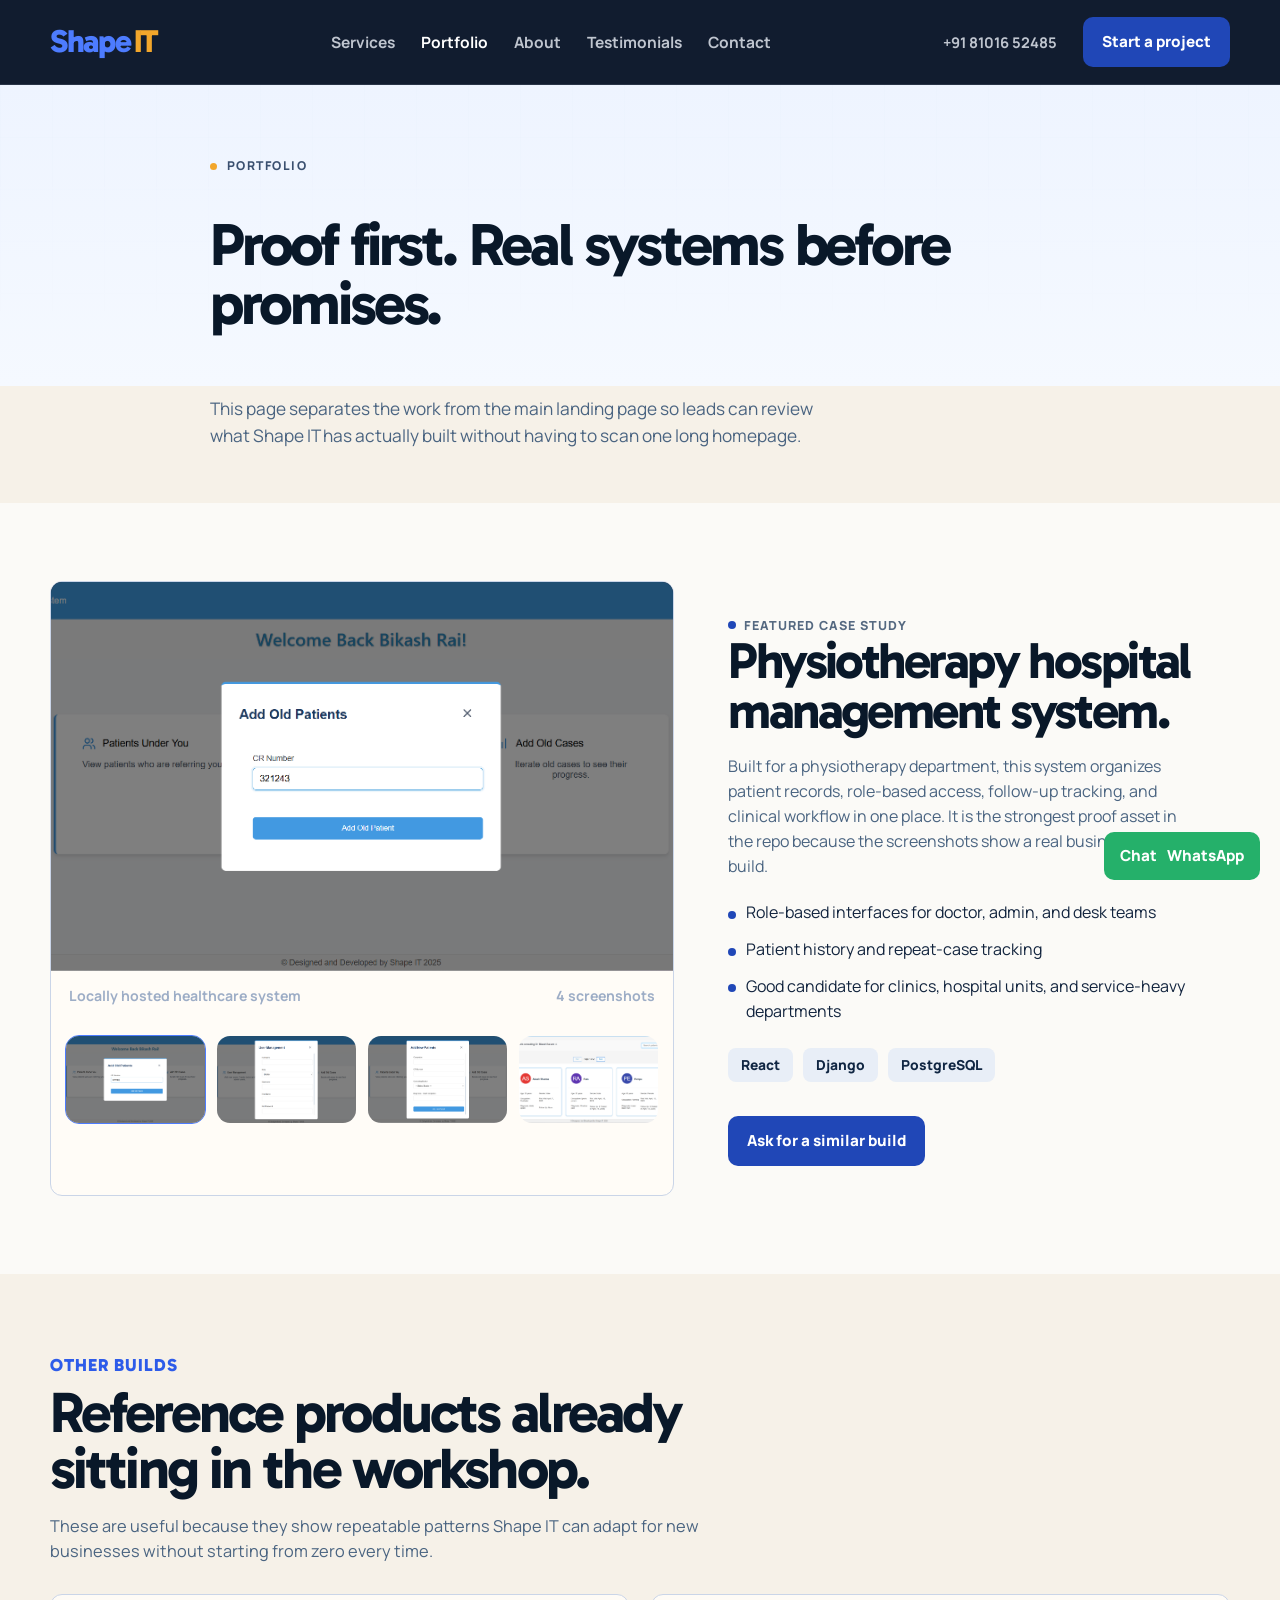
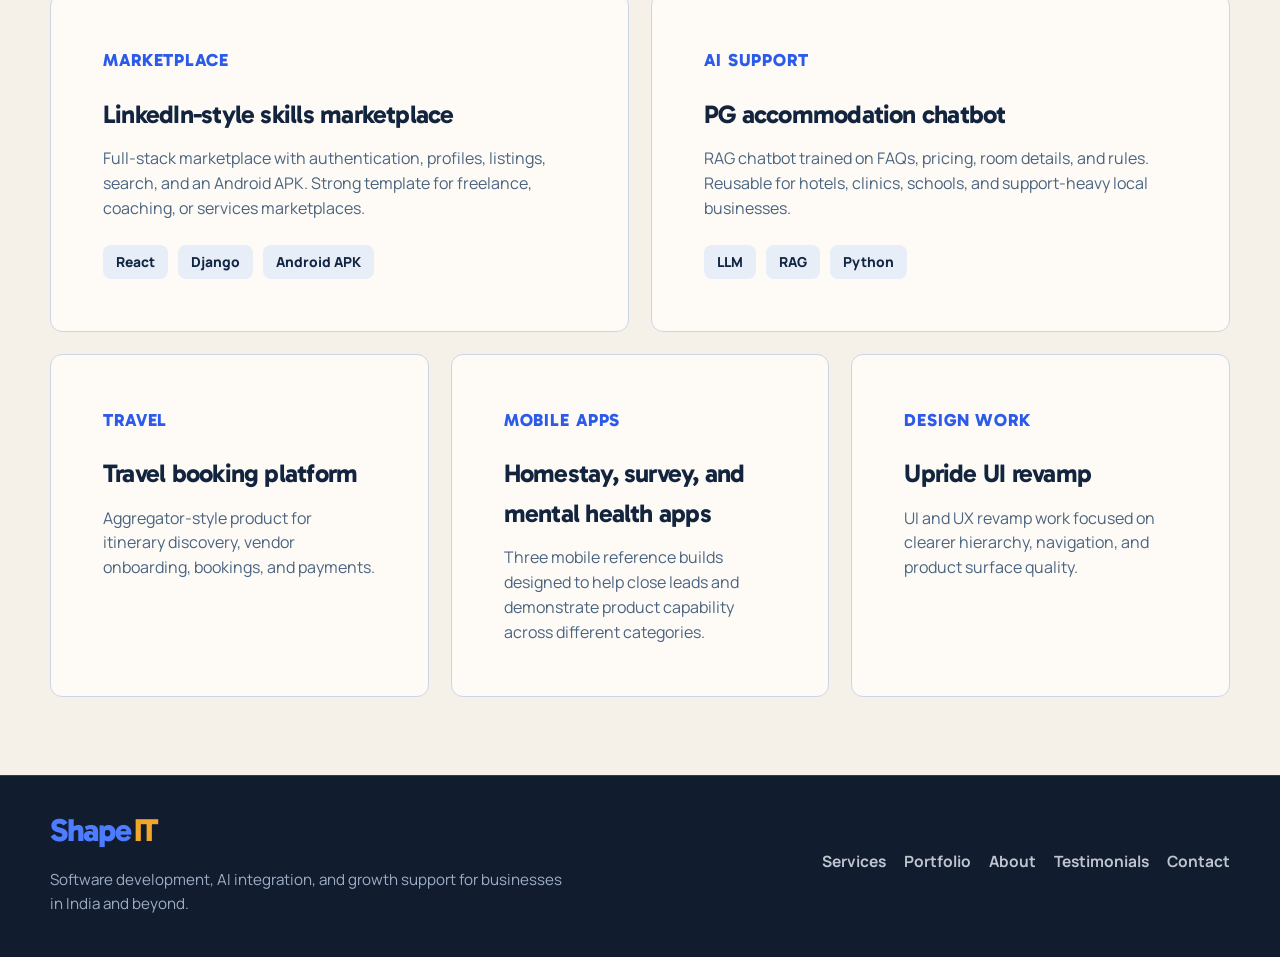
<file: portfolio.html>
<!doctype html>
<html lang="en">
<head>
  <meta charset="utf-8">
  <meta name="viewport" content="width=device-width, initial-scale=1">
  <title>Shape IT Portfolio | Selected builds and case studies</title>
  <meta name="description" content="See Shape IT's portfolio across healthcare systems, marketplaces, AI chatbots, travel platforms, and mobile apps.">
  <meta name="theme-color" content="#0b1424">
  <link rel="icon" href="logo.png">
  <link rel="preconnect" href="https://fonts.googleapis.com">
  <link rel="preconnect" href="https://fonts.gstatic.com" crossorigin>
  <link href="https://fonts.googleapis.com/css2?family=Gabarito:wght@400;500;700;800&family=Manrope:wght@400;500;600;700;800&display=swap" rel="stylesheet">
  <link rel="stylesheet" href="site.css">
</head>
<body data-page="portfolio">
  <header class="site-header">
    <div class="shell nav-shell">
      <a class="brand" href="index.html"><span>Shape</span><strong>IT</strong></a>
      <nav class="desktop-nav" aria-label="Primary">
        <a href="services.html" data-nav="services">Services</a>
        <a href="portfolio.html" data-nav="portfolio">Portfolio</a>
        <a href="about.html" data-nav="about">About</a>
        <a href="testimonials.html" data-nav="testimonials">Testimonials</a>
        <a href="contact.html" data-nav="contact">Contact</a>
      </nav>
      <div class="desktop-actions">
        <a class="nav-call" href="tel:+918101652485">+91 81016 52485</a>
        <a class="button button-primary" href="https://wa.me/918101652485?text=Hi%20Shape%20IT%2C%20I%27d%20like%20to%20discuss%20a%20project.">Start a project</a>
      </div>
      <button class="menu-toggle" type="button" aria-label="Open menu" aria-expanded="false" aria-controls="mobile-menu" data-menu-toggle>
        <span></span>
        <span></span>
        <span></span>
      </button>
    </div>
    <div class="mobile-panel" id="mobile-menu" data-menu hidden>
      <button class=\"menu-close\" type=\"button\" aria-label=\"Close menu\" onclick=\"this.closest('[data-menu]').setAttribute('hidden','');document.querySelector('[data-menu-toggle]').setAttribute('aria-expanded','false');document.body.style.overflow='';\"><span></span><span></span></button>
      <div class="mobile-inner">
        <nav class="mobile-links" aria-label="Mobile">
          <a href="services.html" data-nav="services">Services</a>
          <a href="portfolio.html" data-nav="portfolio">Portfolio</a>
          <a href="about.html" data-nav="about">About</a>
          <a href="testimonials.html" data-nav="testimonials">Testimonials</a>
          <a href="contact.html" data-nav="contact">Contact</a>
        </nav>
        <div class="mobile-actions">
          <a class="button button-primary" href="https://wa.me/918101652485?text=Hi%20Shape%20IT%2C%20I%27d%20like%20to%20discuss%20a%20project.">WhatsApp us</a>
          <a class="button button-secondary" href="tel:+918101652485">Call directly</a>
        </div>
      </div>
    </div>
  </header>

  <main>
    <section class="page-hero">
      <div class="shell page-hero-shell">
        <span class="eyebrow">Portfolio</span>
        <h1>Proof first. Real systems before promises.</h1>
        <p>
          This page separates the work from the main landing page so leads can review what Shape IT has actually built without having to scan one long homepage.
        </p>
      </div>
    </section>

    <section class="section section-soft" id="hms-case">
      <div class="shell feature-grid">
        <article class="media-panel reveal">
          <div class="media-frame">
            <img id="portfolio-hms-main" src="screenshots_of_the_hms_physiotherapy/image1.png" alt="Physiotherapy HMS dashboard screenshot">
          </div>
          <div class="media-caption">
            <span>Locally hosted healthcare system</span>
            <span>4 screenshots</span>
          </div>
          <div class="thumb-row">
            <button class="is-active" type="button" data-gallery-target="portfolio-hms-main" data-gallery-image="screenshots_of_the_hms_physiotherapy/image1.png" data-gallery-alt="Physiotherapy HMS dashboard screenshot">
              <img src="screenshots_of_the_hms_physiotherapy/image1.png" alt="Dashboard thumbnail">
            </button>
            <button type="button" data-gallery-target="portfolio-hms-main" data-gallery-image="screenshots_of_the_hms_physiotherapy/image2.png" data-gallery-alt="Physiotherapy HMS patient records">
              <img src="screenshots_of_the_hms_physiotherapy/image2.png" alt="Records thumbnail">
            </button>
            <button type="button" data-gallery-target="portfolio-hms-main" data-gallery-image="screenshots_of_the_hms_physiotherapy/image3.png" data-gallery-alt="Physiotherapy HMS workflow view">
              <img src="screenshots_of_the_hms_physiotherapy/image3.png" alt="Workflow thumbnail">
            </button>
            <button type="button" data-gallery-target="portfolio-hms-main" data-gallery-image="screenshots_of_the_hms_physiotherapy/image4.png" data-gallery-alt="Physiotherapy HMS follow-up panel">
              <img src="screenshots_of_the_hms_physiotherapy/image4.png" alt="Follow-up thumbnail">
            </button>
          </div>
        </article>

        <article class="feature-copy reveal">
          <span class="meta-label">Featured case study</span>
          <h2>Physiotherapy hospital management system.</h2>
          <p>
            Built for a physiotherapy department, this system organizes patient records, role-based access, follow-up tracking, and clinical workflow in one place.
            It is the strongest proof asset in the repo because the screenshots show a real business-specific build.
          </p>
          <ul class="feature-list">
            <li>Role-based interfaces for doctor, admin, and desk teams</li>
            <li>Patient history and repeat-case tracking</li>
            <li>Good candidate for clinics, hospital units, and service-heavy departments</li>
          </ul>
          <div class="stack">
            <span>React</span>
            <span>Django</span>
            <span>PostgreSQL</span>
          </div>
          <div class="cta-row">
            <a class="button button-primary" href="https://wa.me/918101652485?text=Hi%20Shape%20IT%2C%20I%27m%20interested%20in%20a%20system%20like%20your%20HMS.">Ask for a similar build</a>
          </div>
        </article>
      </div>
    </section>

    <section class="section">
      <div class="shell">
        <div class="section-intro reveal">
          <span class="case-kicker">Other builds</span>
          <h2>Reference products already sitting in the workshop.</h2>
          <p>These are useful because they show repeatable patterns Shape IT can adapt for new businesses without starting from zero every time.</p>
        </div>

        <div class="case-grid">
          <article class="case-card case-wide card reveal">
            <div class="case-body">
              <span class="case-kicker">Marketplace</span>
              <h3>LinkedIn-style skills marketplace</h3>
              <p>Full-stack marketplace with authentication, profiles, listings, search, and an Android APK. Strong template for freelance, coaching, or services marketplaces.</p>
              <div class="stack">
                <span>React</span>
                <span>Django</span>
                <span>Android APK</span>
              </div>
            </div>
          </article>
          <article class="case-card case-wide card reveal">
            <div class="case-body">
              <span class="case-kicker">AI support</span>
              <h3>PG accommodation chatbot</h3>
              <p>RAG chatbot trained on FAQs, pricing, room details, and rules. Reusable for hotels, clinics, schools, and support-heavy local businesses.</p>
              <div class="stack">
                <span>LLM</span>
                <span>RAG</span>
                <span>Python</span>
              </div>
            </div>
          </article>
          <article class="case-card card reveal">
            <div class="case-body">
              <span class="case-kicker">Travel</span>
              <h3>Travel booking platform</h3>
              <p>Aggregator-style product for itinerary discovery, vendor onboarding, bookings, and payments.</p>
            </div>
          </article>
          <article class="case-card card reveal">
            <div class="case-body">
              <span class="case-kicker">Mobile apps</span>
              <h3>Homestay, survey, and mental health apps</h3>
              <p>Three mobile reference builds designed to help close leads and demonstrate product capability across different categories.</p>
            </div>
          </article>
          <article class="case-card card reveal">
            <div class="case-body">
              <span class="case-kicker">Design work</span>
              <h3>Upride UI revamp</h3>
              <p>UI and UX revamp work focused on clearer hierarchy, navigation, and product surface quality.</p>
            </div>
          </article>
        </div>
      </div>
    </section>
  </main>

  <footer class="footer">
    <div class="shell footer-shell">
      <div>
        <a class="brand" href="index.html"><span>Shape</span><strong>IT</strong></a>
        <p>Software development, AI integration, and growth support for businesses in India and beyond.</p>
      </div>
      <div class="footer-links">
        <a href="services.html">Services</a>
        <a href="portfolio.html">Portfolio</a>
        <a href="about.html">About</a>
        <a href="testimonials.html">Testimonials</a>
        <a href="contact.html">Contact</a>
      </div>
    </div>
  </footer>

  <a class="whatsapp-fab" href="https://wa.me/918101652485?text=Hi%20Shape%20IT%2C%20I%27d%20like%20to%20discuss%20a%20project." aria-label="Chat on WhatsApp">
    <span>Chat</span>
    <span>WhatsApp</span>
  </a>

  <script src="site.js"></script>
</body>
</html>
</file>
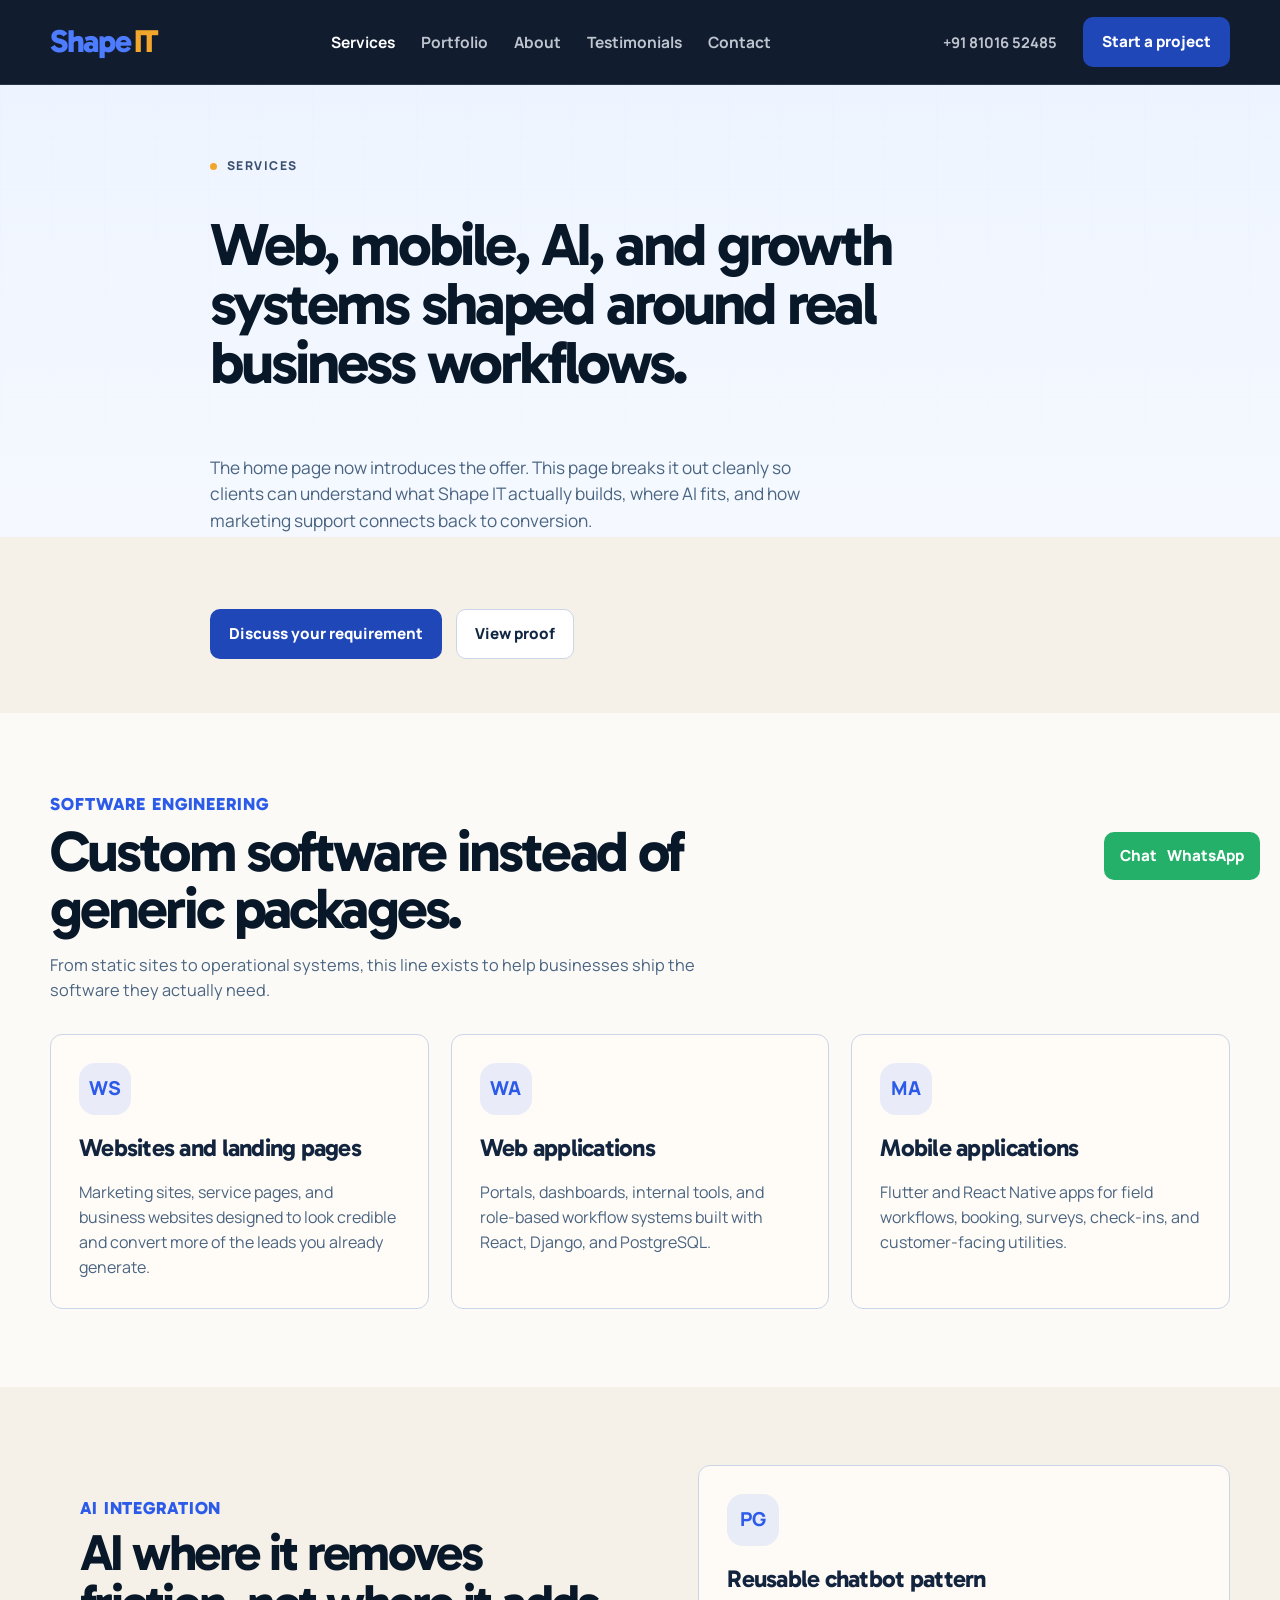
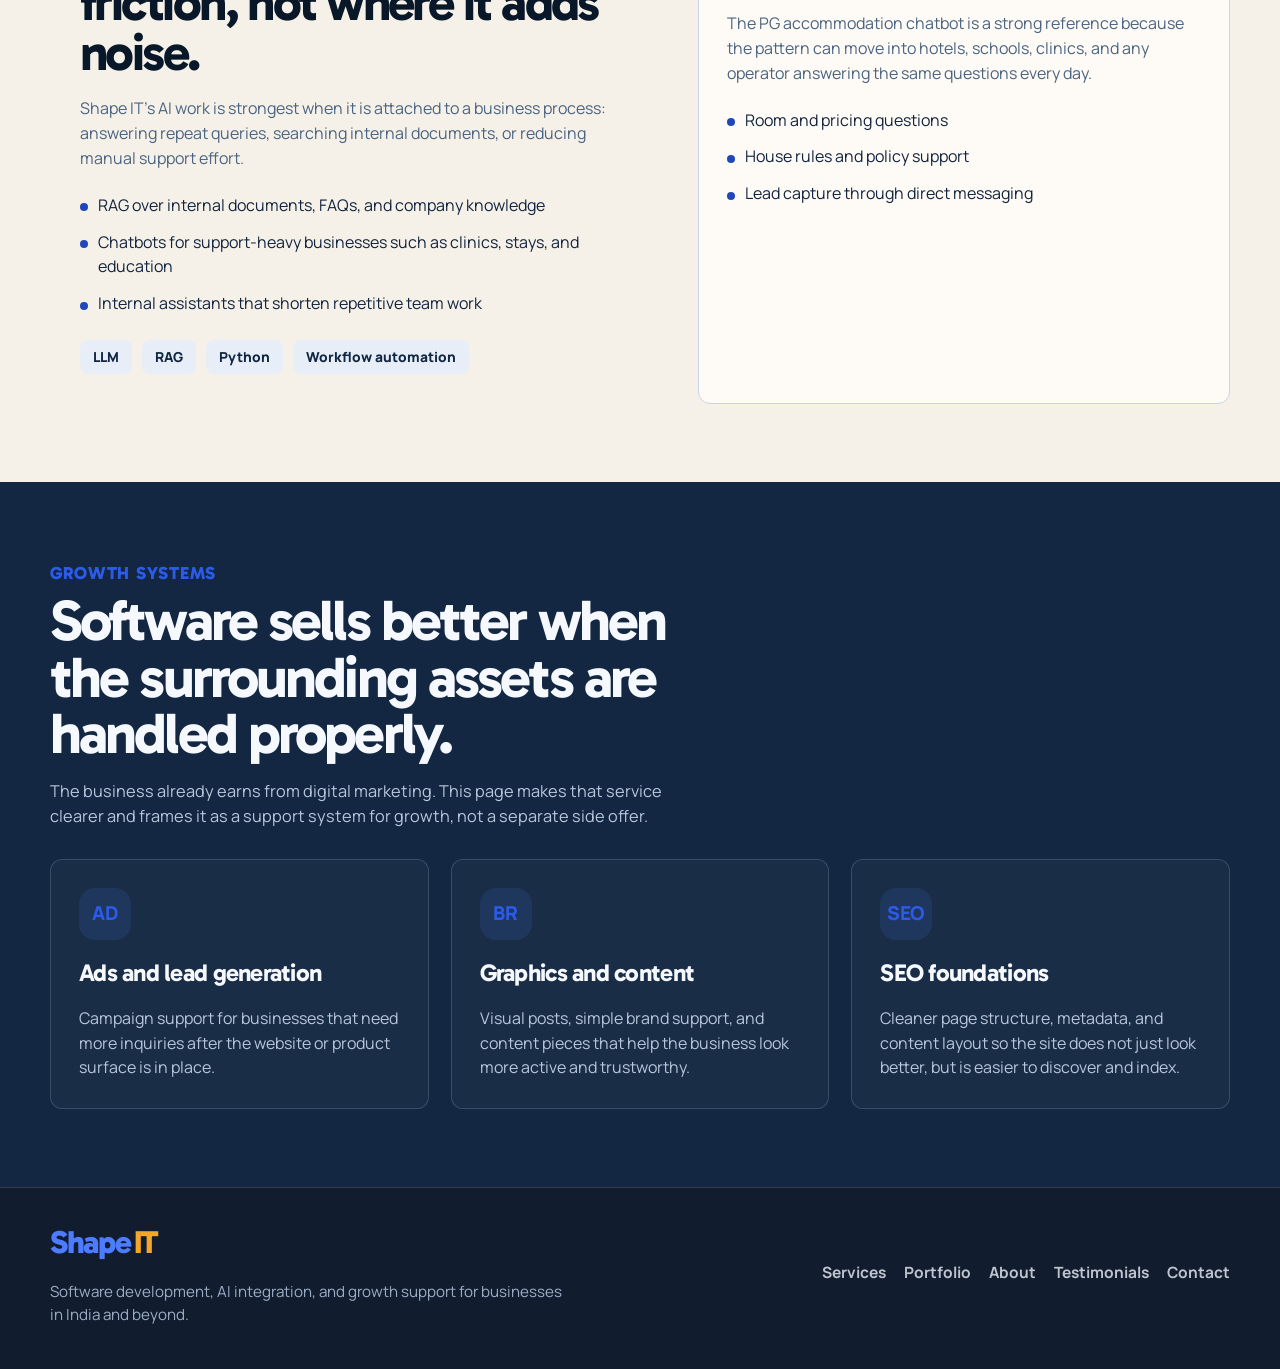
<file: services.html>
<!doctype html>
<html lang="en">
<head>
  <meta charset="utf-8">
  <meta name="viewport" content="width=device-width, initial-scale=1">
  <title>Shape IT Services | Web, mobile, AI, and growth systems</title>
  <meta name="description" content="Explore Shape IT services across software engineering, AI integration, and growth systems.">
  <meta name="theme-color" content="#0b1424">
  <link rel="icon" href="logo.png">
  <link rel="preconnect" href="https://fonts.googleapis.com">
  <link rel="preconnect" href="https://fonts.gstatic.com" crossorigin>
  <link href="https://fonts.googleapis.com/css2?family=Gabarito:wght@400;500;700;800&family=Manrope:wght@400;500;600;700;800&display=swap" rel="stylesheet">
  <link rel="stylesheet" href="site.css">
</head>
<body data-page="services">
  <header class="site-header">
    <div class="shell nav-shell">
      <a class="brand" href="index.html"><span>Shape</span><strong>IT</strong></a>
      <nav class="desktop-nav" aria-label="Primary">
        <a href="services.html" data-nav="services">Services</a>
        <a href="portfolio.html" data-nav="portfolio">Portfolio</a>
        <a href="about.html" data-nav="about">About</a>
        <a href="testimonials.html" data-nav="testimonials">Testimonials</a>
        <a href="contact.html" data-nav="contact">Contact</a>
      </nav>
      <div class="desktop-actions">
        <a class="nav-call" href="tel:+918101652485">+91 81016 52485</a>
        <a class="button button-primary" href="https://wa.me/918101652485?text=Hi%20Shape%20IT%2C%20I%27d%20like%20to%20discuss%20a%20project.">Start a project</a>
      </div>
      <button class="menu-toggle" type="button" aria-label="Open menu" aria-expanded="false" aria-controls="mobile-menu" data-menu-toggle>
        <span></span>
        <span></span>
        <span></span>
      </button>
    </div>
    <div class="mobile-panel" id="mobile-menu" data-menu hidden>
      <button class=\"menu-close\" type=\"button\" aria-label=\"Close menu\" onclick=\"this.closest('[data-menu]').setAttribute('hidden','');document.querySelector('[data-menu-toggle]').setAttribute('aria-expanded','false');document.body.style.overflow='';\"><span></span><span></span></button>
      <div class="mobile-inner">
        <nav class="mobile-links" aria-label="Mobile">
          <a href="services.html" data-nav="services">Services</a>
          <a href="portfolio.html" data-nav="portfolio">Portfolio</a>
          <a href="about.html" data-nav="about">About</a>
          <a href="testimonials.html" data-nav="testimonials">Testimonials</a>
          <a href="contact.html" data-nav="contact">Contact</a>
        </nav>
        <div class="mobile-actions">
          <a class="button button-primary" href="https://wa.me/918101652485?text=Hi%20Shape%20IT%2C%20I%27d%20like%20to%20discuss%20a%20project.">WhatsApp us</a>
          <a class="button button-secondary" href="tel:+918101652485">Call directly</a>
        </div>
      </div>
    </div>
  </header>

  <main>
    <section class="page-hero">
      <div class="shell page-hero-shell">
        <span class="eyebrow">Services</span>
        <h1>Web, mobile, AI, and growth systems shaped around real business workflows.</h1>
        <p>
          The home page now introduces the offer. This page breaks it out cleanly so clients can understand what Shape IT actually builds,
          where AI fits, and how marketing support connects back to conversion.
        </p>
        <div class="cta-row">
          <a class="button button-primary" href="contact.html">Discuss your requirement</a>
          <a class="button button-secondary" href="portfolio.html">View proof</a>
        </div>
      </div>
    </section>

    <section class="section section-soft" id="software">
      <div class="shell">
        <div class="section-intro reveal">
          <span class="case-kicker">Software engineering</span>
          <h2>Custom software instead of generic packages.</h2>
          <p>From static sites to operational systems, this line exists to help businesses ship the software they actually need.</p>
        </div>
        <div class="grid-3">
          <article class="card reveal">
            <div class="card-icon">WS</div>
            <h3>Websites and landing pages</h3>
            <p>Marketing sites, service pages, and business websites designed to look credible and convert more of the leads you already generate.</p>
          </article>
          <article class="card reveal">
            <div class="card-icon">WA</div>
            <h3>Web applications</h3>
            <p>Portals, dashboards, internal tools, and role-based workflow systems built with React, Django, and PostgreSQL.</p>
          </article>
          <article class="card reveal">
            <div class="card-icon">MA</div>
            <h3>Mobile applications</h3>
            <p>Flutter and React Native apps for field workflows, booking, surveys, check-ins, and customer-facing utilities.</p>
          </article>
        </div>
      </div>
    </section>

    <section class="section" id="ai">
      <div class="shell feature-grid">
        <article class="feature-copy reveal">
          <span class="case-kicker">AI integration</span>
          <h2>AI where it removes friction, not where it adds noise.</h2>
          <p>
            Shape IT's AI work is strongest when it is attached to a business process: answering repeat queries, searching internal documents,
            or reducing manual support effort.
          </p>
          <ul class="feature-list">
            <li>RAG over internal documents, FAQs, and company knowledge</li>
            <li>Chatbots for support-heavy businesses such as clinics, stays, and education</li>
            <li>Internal assistants that shorten repetitive team work</li>
          </ul>
          <div class="stack">
            <span>LLM</span>
            <span>RAG</span>
            <span>Python</span>
            <span>Workflow automation</span>
          </div>
        </article>
        <article class="card reveal">
          <div class="card-icon">PG</div>
          <h3>Reusable chatbot pattern</h3>
          <p>
            The PG accommodation chatbot is a strong reference because the pattern can move into hotels, schools, clinics, and any operator answering the same questions every day.
          </p>
          <ul class="bullet-list">
            <li>Room and pricing questions</li>
            <li>House rules and policy support</li>
            <li>Lead capture through direct messaging</li>
          </ul>
        </article>
      </div>
    </section>

    <section class="section section-dark" id="growth">
      <div class="shell">
        <div class="section-intro reveal">
          <span class="case-kicker">Growth systems</span>
          <h2>Software sells better when the surrounding assets are handled properly.</h2>
          <p>
            The business already earns from digital marketing. This page makes that service clearer and frames it as a support system for growth, not a separate side offer.
          </p>
        </div>
        <div class="grid-3">
          <article class="card reveal">
            <div class="card-icon">AD</div>
            <h3>Ads and lead generation</h3>
            <p>Campaign support for businesses that need more inquiries after the website or product surface is in place.</p>
          </article>
          <article class="card reveal">
            <div class="card-icon">BR</div>
            <h3>Graphics and content</h3>
            <p>Visual posts, simple brand support, and content pieces that help the business look more active and trustworthy.</p>
          </article>
          <article class="card reveal">
            <div class="card-icon">SEO</div>
            <h3>SEO foundations</h3>
            <p>Cleaner page structure, metadata, and content layout so the site does not just look better, but is easier to discover and index.</p>
          </article>
        </div>
      </div>
    </section>
  </main>

  <footer class="footer">
    <div class="shell footer-shell">
      <div>
        <a class="brand" href="index.html"><span>Shape</span><strong>IT</strong></a>
        <p>Software development, AI integration, and growth support for businesses in India and beyond.</p>
      </div>
      <div class="footer-links">
        <a href="services.html">Services</a>
        <a href="portfolio.html">Portfolio</a>
        <a href="about.html">About</a>
        <a href="testimonials.html">Testimonials</a>
        <a href="contact.html">Contact</a>
      </div>
    </div>
  </footer>

  <a class="whatsapp-fab" href="https://wa.me/918101652485?text=Hi%20Shape%20IT%2C%20I%27d%20like%20to%20discuss%20a%20project." aria-label="Chat on WhatsApp">
    <span>Chat</span>
    <span>WhatsApp</span>
  </a>

  <script src="site.js"></script>
</body>
</html>
</file>
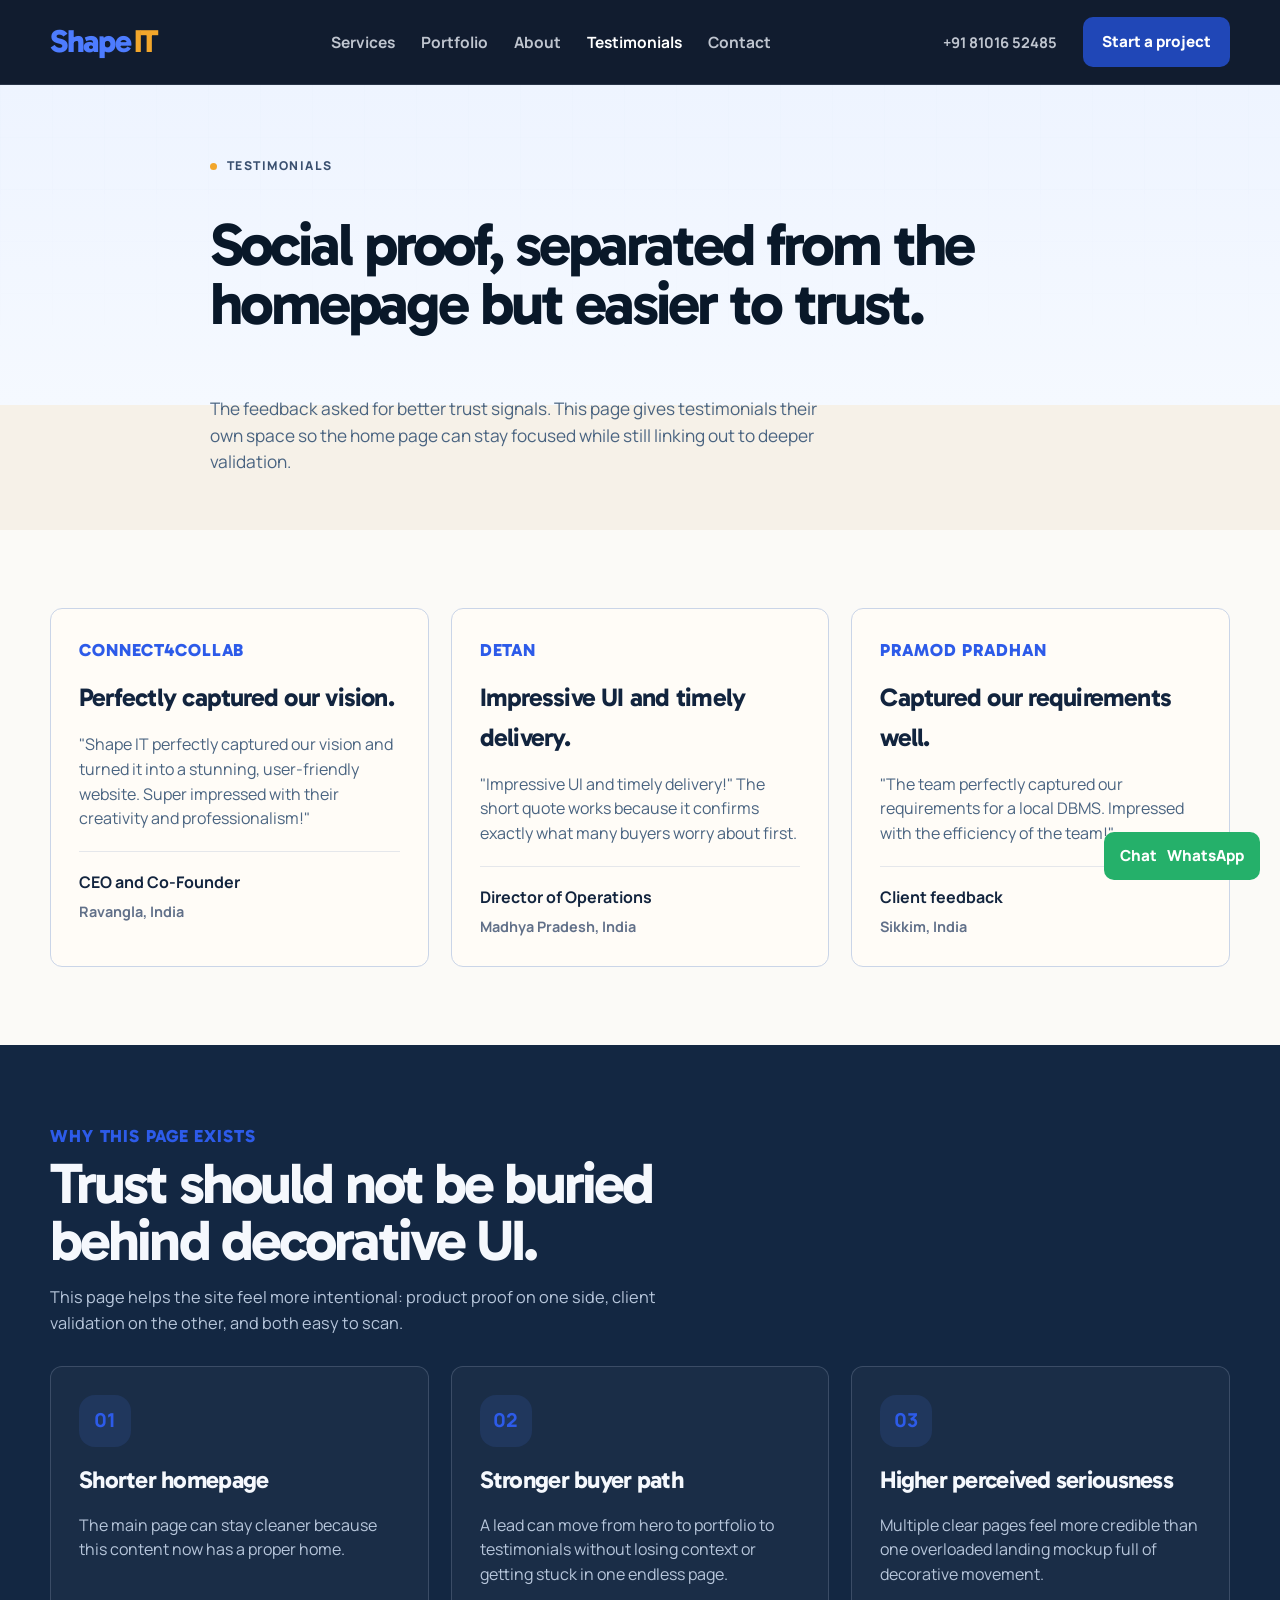
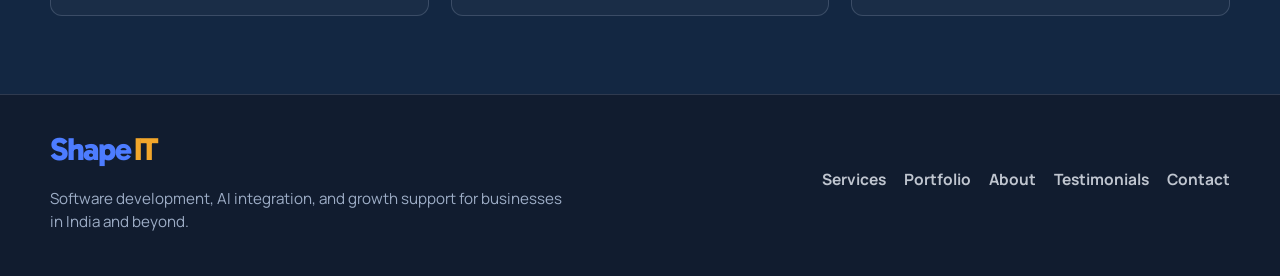
<file: testimonials.html>
<!doctype html>
<html lang="en">
<head>
  <meta charset="utf-8">
  <meta name="viewport" content="width=device-width, initial-scale=1">
  <title>Shape IT Testimonials | Client feedback and trust signals</title>
  <meta name="description" content="Read client feedback for Shape IT and see how delivered work is described by real clients.">
  <meta name="theme-color" content="#0b1424">
  <link rel="icon" href="logo.png">
  <link rel="preconnect" href="https://fonts.googleapis.com">
  <link rel="preconnect" href="https://fonts.gstatic.com" crossorigin>
  <link href="https://fonts.googleapis.com/css2?family=Gabarito:wght@400;500;700;800&family=Manrope:wght@400;500;600;700;800&display=swap" rel="stylesheet">
  <link rel="stylesheet" href="site.css">
</head>
<body data-page="testimonials">
  <header class="site-header">
    <div class="shell nav-shell">
      <a class="brand" href="index.html"><span>Shape</span><strong>IT</strong></a>
      <nav class="desktop-nav" aria-label="Primary">
        <a href="services.html" data-nav="services">Services</a>
        <a href="portfolio.html" data-nav="portfolio">Portfolio</a>
        <a href="about.html" data-nav="about">About</a>
        <a href="testimonials.html" data-nav="testimonials">Testimonials</a>
        <a href="contact.html" data-nav="contact">Contact</a>
      </nav>
      <div class="desktop-actions">
        <a class="nav-call" href="tel:+918101652485">+91 81016 52485</a>
        <a class="button button-primary" href="https://wa.me/918101652485?text=Hi%20Shape%20IT%2C%20I%27d%20like%20to%20discuss%20a%20project.">Start a project</a>
      </div>
      <button class="menu-toggle" type="button" aria-label="Open menu" aria-expanded="false" aria-controls="mobile-menu" data-menu-toggle>
        <span></span>
        <span></span>
        <span></span>
      </button>
    </div>
    <div class="mobile-panel" id="mobile-menu" data-menu hidden>
      <button class=\"menu-close\" type=\"button\" aria-label=\"Close menu\" onclick=\"this.closest('[data-menu]').setAttribute('hidden','');document.querySelector('[data-menu-toggle]').setAttribute('aria-expanded','false');document.body.style.overflow='';\"><span></span><span></span></button>
      <div class="mobile-inner">
        <nav class="mobile-links" aria-label="Mobile">
          <a href="services.html" data-nav="services">Services</a>
          <a href="portfolio.html" data-nav="portfolio">Portfolio</a>
          <a href="about.html" data-nav="about">About</a>
          <a href="testimonials.html" data-nav="testimonials">Testimonials</a>
          <a href="contact.html" data-nav="contact">Contact</a>
        </nav>
        <div class="mobile-actions">
          <a class="button button-primary" href="https://wa.me/918101652485?text=Hi%20Shape%20IT%2C%20I%27d%20like%20to%20discuss%20a%20project.">WhatsApp us</a>
          <a class="button button-secondary" href="tel:+918101652485">Call directly</a>
        </div>
      </div>
    </div>
  </header>

  <main>
    <section class="page-hero">
      <div class="shell page-hero-shell">
        <span class="eyebrow">Testimonials</span>
        <h1>Social proof, separated from the homepage but easier to trust.</h1>
        <p>
          The feedback asked for better trust signals. This page gives testimonials their own space so the home page can stay focused while still linking out to deeper validation.
        </p>
      </div>
    </section>

    <section class="section section-soft">
      <div class="shell">
        <div class="quote-grid">
          <article class="quote reveal">
            <span class="quote-kicker">Connect4Collab</span>
            <h3>Perfectly captured our vision.</h3>
            <p>"Shape IT perfectly captured our vision and turned it into a stunning, user-friendly website. Super impressed with their creativity and professionalism!"</p>
            <div class="quote-meta">
              <strong>CEO and Co-Founder</strong>
              <span>Ravangla, India</span>
            </div>
          </article>
          <article class="quote reveal">
            <span class="quote-kicker">Detan</span>
            <h3>Impressive UI and timely delivery.</h3>
            <p>"Impressive UI and timely delivery!" The short quote works because it confirms exactly what many buyers worry about first.</p>
            <div class="quote-meta">
              <strong>Director of Operations</strong>
              <span>Madhya Pradesh, India</span>
            </div>
          </article>
          <article class="quote reveal">
            <span class="quote-kicker">Pramod Pradhan</span>
            <h3>Captured our requirements well.</h3>
            <p>"The team perfectly captured our requirements for a local DBMS. Impressed with the efficiency of the team!"</p>
            <div class="quote-meta">
              <strong>Client feedback</strong>
              <span>Sikkim, India</span>
            </div>
          </article>
        </div>
      </div>
    </section>

    <section class="section section-dark">
      <div class="shell">
        <div class="section-intro reveal">
          <span class="case-kicker">Why this page exists</span>
          <h2>Trust should not be buried behind decorative UI.</h2>
          <p>This page helps the site feel more intentional: product proof on one side, client validation on the other, and both easy to scan.</p>
        </div>
        <div class="grid-3">
          <article class="card reveal">
            <div class="card-icon">01</div>
            <h3>Shorter homepage</h3>
            <p>The main page can stay cleaner because this content now has a proper home.</p>
          </article>
          <article class="card reveal">
            <div class="card-icon">02</div>
            <h3>Stronger buyer path</h3>
            <p>A lead can move from hero to portfolio to testimonials without losing context or getting stuck in one endless page.</p>
          </article>
          <article class="card reveal">
            <div class="card-icon">03</div>
            <h3>Higher perceived seriousness</h3>
            <p>Multiple clear pages feel more credible than one overloaded landing mockup full of decorative movement.</p>
          </article>
        </div>
      </div>
    </section>
  </main>

  <footer class="footer">
    <div class="shell footer-shell">
      <div>
        <a class="brand" href="index.html"><span>Shape</span><strong>IT</strong></a>
        <p>Software development, AI integration, and growth support for businesses in India and beyond.</p>
      </div>
      <div class="footer-links">
        <a href="services.html">Services</a>
        <a href="portfolio.html">Portfolio</a>
        <a href="about.html">About</a>
        <a href="testimonials.html">Testimonials</a>
        <a href="contact.html">Contact</a>
      </div>
    </div>
  </footer>

  <a class="whatsapp-fab" href="https://wa.me/918101652485?text=Hi%20Shape%20IT%2C%20I%27d%20like%20to%20discuss%20a%20project." aria-label="Chat on WhatsApp">
    <span>Chat</span>
    <span>WhatsApp</span>
  </a>

  <script src="site.js"></script>
</body>
</html>
</file>
<file: site.css>
:root {
  --bg: #0b1424;
  --bg-soft: #12213a;
  --surface: #ffffff;
  --surface-soft: #f4f7fb;
  --surface-muted: #e9eef6;
  --text: #0f1728;
  --text-strong: #f5f8fd;
  --text-muted: #617089;
  --text-soft: #9dadc6;
  --line: rgba(110, 135, 175, 0.22);
  --line-strong: rgba(110, 135, 175, 0.34);
  --brand: #4d7cff;
  --brand-strong: #2d5be9;
  --accent: #f2a62b;
  --success: #2dd4a2;
  --shadow-lg: 0 30px 70px -30px rgba(8, 15, 28, 0.55);
  --shadow-md: 0 18px 48px -30px rgba(8, 15, 28, 0.28);
  --radius-lg: 28px;
  --radius-md: 20px;
  --radius-sm: 14px;
  --max-width: 1180px;
}

*,
*::before,
*::after {
  box-sizing: border-box;
}

html {
  scroll-behavior: smooth;
}

body {
  margin: 0;
  background: var(--surface-soft);
  color: var(--text);
  font-family: "Manrope", system-ui, sans-serif;
  line-height: 1.55;
}

img {
  display: block;
  max-width: 100%;
}

a {
  color: inherit;
  text-decoration: none;
}

button {
  font: inherit;
  color: inherit;
}

.shell {
  width: min(var(--max-width), calc(100% - 40px));
  margin: 0 auto;
}

.site-header {
  position: sticky;
  top: 0;
  z-index: 60;
  border-bottom: 1px solid rgba(197, 210, 233, 0.08);
  background:
    linear-gradient(180deg, rgba(8, 14, 27, 0.96), rgba(8, 14, 27, 0.88));
  backdrop-filter: blur(18px);
}

.nav-shell {
  display: flex;
  align-items: center;
  justify-content: space-between;
  gap: 24px;
  min-height: 84px;
}

.brand {
  display: inline-flex;
  align-items: baseline;
  gap: 3px;
  font-family: "Gabarito", system-ui, sans-serif;
  font-size: 2rem;
  font-weight: 800;
  letter-spacing: -0.04em;
  color: var(--text-strong);
}

.brand span {
  color: var(--brand);
}

.brand strong {
  color: var(--accent);
  font-weight: 800;
}

.desktop-nav,
.desktop-actions {
  display: flex;
  align-items: center;
  gap: 26px;
}

.desktop-nav a,
.mobile-links a,
.footer-links a {
  color: rgba(233, 241, 255, 0.8);
  font-size: 0.97rem;
  font-weight: 700;
  transition: color 180ms ease;
}

.desktop-nav a:hover,
.mobile-links a:hover,
.footer-links a:hover {
  color: var(--text-strong);
}

.desktop-nav a.is-active,
.mobile-links a.is-active {
  color: var(--text-strong);
}

.nav-call {
  color: rgba(233, 241, 255, 0.72);
  font-size: 0.92rem;
  font-weight: 700;
}

.menu-toggle {
  display: none;
  width: 48px;
  height: 48px;
  padding: 0;
  border: 0;
  background: transparent;
  cursor: pointer;
}

.menu-toggle span {
  display: block;
  width: 24px;
  height: 2px;
  margin: 5px auto;
  border-radius: 999px;
  background: var(--text-strong);
  transition: transform 180ms ease, opacity 180ms ease;
}

.menu-toggle[aria-expanded="true"] span:nth-child(1) {
  transform: translateY(7px) rotate(45deg);
}

.menu-toggle[aria-expanded="true"] span:nth-child(2) {
  opacity: 0;
}

.menu-toggle[aria-expanded="true"] span:nth-child(3) {
  transform: translateY(-7px) rotate(-45deg);
}

.mobile-panel {
  position: fixed;
  inset: 0;
  z-index: 55;
  display: flex;
  flex-direction: column;
  justify-content: center;
  background: #0e1928;
  opacity: 0;
  pointer-events: none;
  transition: opacity 260ms ease;
}

.mobile-panel:not([hidden]) {
  opacity: 1;
  pointer-events: all;
}

.mobile-panel[hidden] {
  display: flex;
  opacity: 0;
  pointer-events: none;
}

.mobile-inner {
  width: min(var(--max-width), calc(100% - 40px));
  margin: 0 auto;
  padding: 18px 0 24px;
}

.mobile-links {
  display: grid;
  gap: 6px;
}

.mobile-links a {
  padding: 14px 0;
  border-bottom: 1px solid rgba(197, 210, 233, 0.08);
  font-family: "Gabarito", system-ui, sans-serif;
  font-size: 2.2rem;
  font-weight: 800;
  letter-spacing: -0.03em;
}

.mobile-actions {
  display: grid;
  gap: 12px;
  margin-top: 32px;
}

.main-hero,
.page-hero {
  position: relative;
  overflow: clip;
  background:
    radial-gradient(circle at top right, rgba(77, 124, 255, 0.18), transparent 32rem),
    radial-gradient(circle at top left, rgba(77, 124, 255, 0.08), transparent 24rem),
    linear-gradient(180deg, #12213a 0%, #0b1424 76%);
  color: var(--text-strong);
}

.main-hero::before,
.page-hero::before {
  content: "";
  position: absolute;
  inset: 0;
  background-image:
    linear-gradient(to right, rgba(190, 205, 232, 0.07) 1px, transparent 1px),
    linear-gradient(to bottom, rgba(190, 205, 232, 0.07) 1px, transparent 1px);
  background-size: 48px 48px;
  mask-image: linear-gradient(180deg, rgba(0, 0, 0, 0.65), transparent);
  pointer-events: none;
}

.hero-shell,
.page-hero-shell {
  position: relative;
  display: grid;
  align-items: center;
  gap: 56px;
  padding: 92px 0 84px;
}

.hero-shell {
  grid-template-columns: minmax(0, 1.15fr) minmax(320px, 0.85fr);
}

.page-hero-shell {
  max-width: 760px;
  gap: 24px;
}

.eyebrow {
  display: inline-flex;
  align-items: center;
  gap: 10px;
  width: fit-content;
  padding: 10px 16px;
  border: 1px solid rgba(192, 208, 233, 0.16);
  border-radius: 999px;
  background: rgba(255, 255, 255, 0.05);
  color: rgba(245, 248, 253, 0.86);
  font-size: 0.84rem;
  font-weight: 800;
  letter-spacing: 0.02em;
}

.eyebrow::before {
  content: "";
  width: 9px;
  height: 9px;
  border-radius: 999px;
  background: var(--success);
  box-shadow: 0 0 0 8px rgba(45, 212, 162, 0.12);
}

.main-hero h1,
.page-hero h1,
.section-intro h2,
.feature-copy h2,
.cta-panel h2 {
  margin: 0;
  font-family: "Gabarito", system-ui, sans-serif;
  line-height: 0.98;
  letter-spacing: -0.05em;
}

.main-hero h1 {
  max-width: 12ch;
  font-size: clamp(3rem, 6vw, 5.9rem);
}

.page-hero h1 {
  font-size: clamp(2.9rem, 5vw, 5rem);
}

.hero-copy p,
.page-hero p,
.section-intro p,
.feature-copy p,
.card p,
.quote p,
.contact-card p,
.list-card p,
.cta-panel p {
  color: var(--text-soft);
}

.hero-copy p,
.page-hero p {
  max-width: 620px;
  margin: 22px 0 0;
  font-size: 1.08rem;
}

.hero-copy strong,
.page-hero strong,
.feature-copy strong {
  color: var(--text-strong);
}

.cta-row {
  display: flex;
  flex-wrap: wrap;
  gap: 14px;
  margin-top: 34px;
}

.button {
  display: inline-flex;
  align-items: center;
  justify-content: center;
  gap: 10px;
  min-height: 52px;
  padding: 0 22px;
  border-radius: 999px;
  border: 1px solid transparent;
  font-size: 0.98rem;
  font-weight: 800;
  transition:
    transform 180ms ease,
    border-color 180ms ease,
    background-color 180ms ease,
    color 180ms ease;
}

.button:hover {
  transform: translateY(-1px);
}

.button-primary {
  background: linear-gradient(135deg, var(--brand), var(--brand-strong));
  color: #ffffff;
  box-shadow: 0 16px 40px -24px rgba(45, 91, 233, 0.8);
}

.button-secondary {
  border-color: rgba(192, 208, 233, 0.2);
  background: rgba(255, 255, 255, 0.05);
  color: var(--text-strong);
}

.button-ghost {
  border-color: rgba(44, 59, 83, 0.14);
  background: transparent;
  color: var(--text);
}

.hero-meta {
  display: grid;
  grid-template-columns: repeat(3, minmax(0, 1fr));
  gap: 18px;
  max-width: 620px;
  margin-top: 42px;
}

.hero-stat {
  padding-top: 18px;
  border-top: 1px solid rgba(192, 208, 233, 0.16);
}

.hero-stat strong {
  display: block;
  color: var(--text-strong);
  font-size: 1.7rem;
  font-weight: 800;
}

.hero-stat span {
  display: block;
  margin-top: 6px;
  color: var(--text-soft);
  font-size: 0.92rem;
  font-weight: 700;
}

.hero-proof-card,
.panel,
.card,
.quote,
.contact-card,
.list-card,
.media-panel {
  border: 1px solid var(--line);
  border-radius: var(--radius-lg);
  background: var(--surface);
  box-shadow: var(--shadow-md);
}

.hero-proof-card {
  overflow: hidden;
  background: linear-gradient(180deg, rgba(14, 24, 43, 0.82), rgba(14, 24, 43, 0.92));
  border-color: rgba(192, 208, 233, 0.16);
  box-shadow: var(--shadow-lg);
}

.hero-proof-image {
  padding: 16px 16px 0;
}

.hero-proof-image img {
  width: 100%;
  aspect-ratio: 16 / 11;
  object-fit: cover;
  object-position: top;
  border-radius: 18px;
  border: 1px solid rgba(192, 208, 233, 0.18);
}

.hero-proof-copy {
  padding: 22px 24px 26px;
}

.meta-label {
  display: inline-flex;
  align-items: center;
  gap: 8px;
  color: rgba(245, 248, 253, 0.78);
  font-size: 0.78rem;
  font-weight: 800;
  letter-spacing: 0.08em;
  text-transform: uppercase;
}

.meta-label::before {
  content: "";
  width: 8px;
  height: 8px;
  border-radius: 999px;
  background: var(--accent);
}

.hero-proof-copy h2,
.feature-copy h3,
.card h3,
.list-card h3,
.contact-card h3,
.quote h3 {
  margin: 14px 0 0;
  font-family: "Gabarito", system-ui, sans-serif;
  letter-spacing: -0.03em;
}

.hero-proof-copy h2 {
  color: var(--text-strong);
  font-size: 2.05rem;
}

.hero-proof-copy p {
  margin: 14px 0 0;
  color: var(--text-soft);
}

.mini-list,
.feature-list,
.bullet-list {
  display: grid;
  gap: 12px;
  padding: 0;
  margin: 22px 0 0;
  list-style: none;
}

.mini-list li,
.feature-list li,
.bullet-list li {
  position: relative;
  padding-left: 18px;
}

.mini-list li::before,
.feature-list li::before,
.bullet-list li::before {
  content: "";
  position: absolute;
  top: 0.65em;
  left: 0;
  width: 8px;
  height: 8px;
  border-radius: 999px;
  background: var(--brand);
}

.section {
  padding: 88px 0;
}

.section-dark {
  background: var(--bg);
  color: var(--text-strong);
}

.section-dark .section-intro p,
.section-dark .card p,
.section-dark .quote p,
.section-dark .list-card p,
.section-dark .contact-card p {
  color: var(--text-soft);
}

.section-dark .card,
.section-dark .quote,
.section-dark .list-card,
.section-dark .contact-card,
.section-dark .panel,
.section-dark .media-panel {
  border-color: rgba(192, 208, 233, 0.14);
  background: rgba(255, 255, 255, 0.03);
}

.section-soft {
  background: var(--surface);
}

.section-intro {
  max-width: 720px;
  margin-bottom: 34px;
}

.section-intro h2 {
  font-size: clamp(2.35rem, 4vw, 4.6rem);
  color: var(--text);
}

.section-dark .section-intro h2,
.section-dark .feature-copy h2,
.section-dark .feature-copy h3,
.section-dark .card h3,
.section-dark .quote h3,
.section-dark .list-card h3,
.section-dark .contact-card h3,
.section-dark .stats-row strong {
  color: var(--text-strong);
}

.section-intro p {
  margin: 16px 0 0;
  font-size: 1.02rem;
  color: var(--text-muted);
}

.grid-3,
.grid-2,
.card-grid,
.quote-grid,
.contact-grid,
.stats-row {
  display: grid;
  gap: 22px;
}

.grid-3,
.card-grid,
.quote-grid {
  grid-template-columns: repeat(3, minmax(0, 1fr));
}

.grid-2,
.contact-grid {
  grid-template-columns: repeat(2, minmax(0, 1fr));
}

.stats-row {
  grid-template-columns: repeat(4, minmax(0, 1fr));
}

.card,
.quote,
.contact-card,
.list-card {
  padding: 28px;
}

.card-icon {
  display: inline-flex;
  align-items: center;
  justify-content: center;
  width: 52px;
  height: 52px;
  border-radius: 16px;
  background: rgba(77, 124, 255, 0.12);
  color: var(--brand-strong);
  font-size: 1.2rem;
  font-weight: 800;
}

.card h3,
.list-card h3 {
  font-size: 1.52rem;
}

.card p,
.quote p,
.contact-card p,
.list-card p {
  margin: 14px 0 0;
  color: var(--text-muted);
}

.card-link {
  display: inline-flex;
  align-items: center;
  gap: 8px;
  margin-top: 20px;
  color: var(--brand-strong);
  font-weight: 800;
}

.proof-strip {
  display: grid;
  grid-template-columns: repeat(4, minmax(0, 1fr));
  gap: 18px;
  margin-top: -34px;
  position: relative;
  z-index: 2;
}

.proof-strip .list-card {
  background: rgba(255, 255, 255, 0.98);
}

.proof-strip strong,
.stats-row strong {
  display: block;
  font-family: "Gabarito", system-ui, sans-serif;
  font-size: 2rem;
  letter-spacing: -0.04em;
}

.proof-strip span,
.stats-row span {
  display: block;
  margin-top: 8px;
  color: var(--text-muted);
  font-size: 0.92rem;
  font-weight: 700;
}

.feature-grid {
  display: grid;
  grid-template-columns: minmax(0, 1.08fr) minmax(300px, 0.92fr);
  gap: 28px;
  align-items: stretch;
}

.media-panel {
  overflow: hidden;
}

.media-frame {
  position: relative;
  overflow: hidden;
  background: #0c1730;
}

.media-frame img {
  width: 100%;
  aspect-ratio: 16 / 10;
  object-fit: cover;
  object-position: top;
}

.media-caption {
  display: flex;
  justify-content: space-between;
  gap: 16px;
  padding: 14px 18px;
  color: var(--text-soft);
  font-size: 0.88rem;
  font-weight: 700;
}

.thumb-row {
  display: grid;
  grid-template-columns: repeat(4, minmax(0, 1fr));
  gap: 10px;
  padding: 14px;
}

.thumb-row button {
  padding: 0;
  border: 1px solid transparent;
  border-radius: 14px;
  overflow: hidden;
  background: transparent;
  cursor: pointer;
  transition: border-color 180ms ease, transform 180ms ease;
}

.thumb-row button:hover {
  transform: translateY(-1px);
}

.thumb-row button.is-active {
  border-color: var(--brand);
}

.thumb-row img {
  width: 100%;
  aspect-ratio: 16 / 10;
  object-fit: cover;
  object-position: top;
}

.feature-copy {
  padding: 32px;
}

.feature-copy h2,
.feature-copy h3 {
  color: var(--text);
}

.feature-copy h2 {
  font-size: clamp(2.2rem, 3.8vw, 4.2rem);
}

.feature-copy h3 {
  font-size: 2rem;
}

.feature-copy p {
  margin: 18px 0 0;
  color: var(--text-muted);
}

.stack {
  display: flex;
  flex-wrap: wrap;
  gap: 10px;
  margin-top: 24px;
}

.stack span {
  display: inline-flex;
  align-items: center;
  min-height: 34px;
  padding: 0 13px;
  border-radius: 999px;
  background: var(--surface-muted);
  color: var(--text);
  font-size: 0.86rem;
  font-weight: 800;
}

.case-grid {
  display: grid;
  grid-template-columns: repeat(12, minmax(0, 1fr));
  gap: 22px;
}

.case-card {
  grid-column: span 4;
  overflow: hidden;
}

.case-card.case-wide {
  grid-column: span 6;
}

.case-card .media-frame {
  aspect-ratio: 16 / 10;
}

.case-card .media-frame img {
  height: 100%;
}

.case-body {
  padding: 24px;
}

.case-kicker,
.quote-kicker,
.footer-label {
  color: var(--brand-strong);
  font-size: 0.82rem;
  font-weight: 800;
  letter-spacing: 0.08em;
  text-transform: uppercase;
}

.case-body h3,
.quote h3,
.contact-card h3 {
  font-size: 1.6rem;
}

.case-body p {
  margin: 12px 0 0;
  color: var(--text-muted);
}

.quote-meta {
  display: grid;
  gap: 6px;
  margin-top: 20px;
  padding-top: 18px;
  border-top: 1px solid rgba(110, 135, 175, 0.18);
}

.quote-meta strong {
  font-size: 1rem;
}

.quote-meta span {
  color: var(--text-muted);
  font-size: 0.9rem;
  font-weight: 700;
}

.section-dark .quote-meta span {
  color: var(--text-soft);
}

.cta-panel {
  padding: 40px;
  border: 1px solid rgba(192, 208, 233, 0.14);
  border-radius: var(--radius-lg);
  background:
    radial-gradient(circle at top right, rgba(77, 124, 255, 0.22), transparent 26rem),
    rgba(255, 255, 255, 0.04);
}

.cta-panel h2 {
  max-width: 12ch;
  font-size: clamp(2.4rem, 4vw, 4.8rem);
  color: var(--text-strong);
}

.cta-panel p {
  max-width: 620px;
  margin: 18px 0 0;
  font-size: 1.02rem;
}

.footer {
  border-top: 1px solid rgba(197, 210, 233, 0.08);
  background: #08101d;
  color: var(--text-soft);
}

.footer-shell {
  display: flex;
  justify-content: space-between;
  gap: 28px;
  padding: 30px 0 42px;
}

.footer-shell p {
  margin: 12px 0 0;
  max-width: 520px;
  font-size: 0.95rem;
}

.footer-links {
  display: flex;
  flex-wrap: wrap;
  gap: 18px;
  align-items: center;
  justify-content: flex-end;
}

.whatsapp-fab {
  position: fixed;
  right: 20px;
  bottom: 20px;
  z-index: 70;
  display: inline-flex;
  align-items: center;
  gap: 10px;
  min-height: 54px;
  padding: 0 18px;
  border-radius: 999px;
  background: #1dbf73;
  color: #ffffff;
  font-size: 0.95rem;
  font-weight: 800;
  box-shadow: 0 16px 40px -18px rgba(12, 63, 40, 0.58);
}

.reveal {
  opacity: 0;
  transform: translateY(18px);
  transition: opacity 520ms ease, transform 520ms ease;
}

.reveal.is-visible {
  opacity: 1;
  transform: translateY(0);
}

.muted {
  color: var(--text-muted);
}

.section-dark .muted {
  color: var(--text-soft);
}

/* display-heading: used on Why Shape IT h2 */
.display-heading {
  font-size: clamp(3.4rem, 5.5vw, 6.2rem) !important;
  letter-spacing: -0.05em;
  line-height: 0.95;
}

/* menu close X button (inside full-screen overlay) */
.menu-close {
  position: absolute;
  top: 22px;
  right: 20px;
  width: 48px;
  height: 48px;
  display: flex;
  align-items: center;
  justify-content: center;
  border: 0;
  background: transparent;
  cursor: pointer;
  padding: 0;
}

.menu-close span {
  position: absolute;
  width: 22px;
  height: 2px;
  border-radius: 999px;
  background: rgba(241, 245, 252, 0.8);
}

.menu-close span:nth-child(1) { transform: rotate(45deg); }
.menu-close span:nth-child(2) { transform: rotate(-45deg); }

@media (max-width: 1080px) {
  .desktop-actions {
    display: none;
  }

  .hero-shell,
  .feature-grid {
    grid-template-columns: 1fr;
  }

  .hero-copy h1,
  .page-hero h1,
  .section-intro h2,
  .feature-copy h2,
  .cta-panel h2 {
    max-width: none;
  }

  .proof-strip,
  .stats-row,
  .grid-3,
  .case-grid {
    grid-template-columns: repeat(2, minmax(0, 1fr));
  }

  .case-card,
  .case-card.case-wide {
    grid-column: span 1;
  }
}

@media (max-width: 820px) {
  .desktop-nav {
    display: none;
  }

  .menu-toggle {
    display: inline-block;
  }

  .mobile-panel {
    display: block;
  }

  .nav-shell {
    min-height: 76px;
  }

  .hero-shell,
  .page-hero-shell {
    padding: 72px 0 68px;
  }

  .proof-strip,
  .grid-3,
  .grid-2,
  .card-grid,
  .quote-grid,
  .contact-grid,
  .stats-row {
    grid-template-columns: 1fr;
  }

  .hero-meta {
    grid-template-columns: 1fr;
  }

  .footer-shell {
    flex-direction: column;
  }

  .footer-links {
    justify-content: flex-start;
  }
}

@media (max-width: 640px) {
  .shell {
    width: min(var(--max-width), calc(100% - 28px));
  }

  .brand {
    font-size: 1.82rem;
  }

  .hero-shell,
  .page-hero-shell {
    gap: 30px;
    padding: 56px 0 56px;
  }

  .section {
    padding: 68px 0;
  }

  .proof-strip {
    margin-top: -24px;
  }

  .cta-row {
    flex-direction: column;
  }

  .button {
    width: 100%;
  }

  .feature-copy,
  .card,
  .quote,
  .contact-card,
  .list-card,
  .cta-panel {
    padding: 24px;
  }

  .thumb-row {
    grid-template-columns: repeat(2, minmax(0, 1fr));
  }

  .whatsapp-fab {
    right: 14px;
    bottom: 14px;
    min-width: 52px;
    min-height: 52px;
    padding: 0;
    justify-content: center;
    font-size: 0.82rem;
  }

  .whatsapp-fab span {
    display: none;
  }

  .whatsapp-fab::after {
    content: "WA";
  }
}

@media (prefers-reduced-motion: reduce) {
  html {
    scroll-behavior: auto;
  }

  *,
  *::before,
  *::after {
    animation: none !important;
    transition: none !important;
  }

  .reveal {
    opacity: 1;
    transform: none;
  }
}

/* Bespoke pass */

body {
  background: #f6f1e8;
  color: #12243e;
}

.site-header {
  border-bottom: 1px solid rgba(181, 194, 219, 0.14);
  background: #111c2f;
  backdrop-filter: none;
}

.desktop-nav a,
.mobile-links a,
.footer-links a {
  color: rgba(241, 245, 252, 0.78);
}

.desktop-nav a.is-active,
.mobile-links a.is-active,
.desktop-nav a:hover,
.mobile-links a:hover,
.footer-links a:hover {
  color: #ffffff;
}

.nav-call {
  color: rgba(241, 245, 252, 0.78);
}

.main-hero,
.page-hero {
  background:
    linear-gradient(180deg, #eef4ff 0%, #f5f9ff 72%, #f6f1e8 72%);
  color: #0c1e36;
}

.main-hero::before,
.page-hero::before {
  background-image:
    linear-gradient(to right, rgba(47, 83, 148, 0.05) 1px, transparent 1px),
    linear-gradient(to bottom, rgba(47, 83, 148, 0.05) 1px, transparent 1px);
  background-size: 52px 52px;
  mask-image: linear-gradient(180deg, rgba(0, 0, 0, 0.18), transparent 68%);
}

.hero-shell,
.page-hero-shell {
  gap: 40px;
  padding: 72px 0 54px;
  align-items: start;
}

.page-hero-shell {
  max-width: 860px;
}

.eyebrow {
  gap: 10px;
  padding: 0;
  border: 0;
  border-radius: 0;
  background: transparent;
  color: #3a5070;
  font-size: 0.76rem;
  font-weight: 800;
  letter-spacing: 0.12em;
  text-transform: uppercase;
}

.eyebrow::before {
  width: 7px;
  height: 7px;
  background: var(--accent);
  box-shadow: none;
}

.main-hero h1,
.page-hero h1,
.section-intro h2,
.feature-copy h2,
.cta-panel h2,
.closing-band h2 {
  color: #091829;
}

.main-hero h1 {
  max-width: 10ch;
  font-size: clamp(3.4rem, 6vw, 6.1rem);
}

.page-hero h1 {
  font-size: clamp(3rem, 4.7vw, 5rem);
}

.hero-copy p,
.page-hero p,
.section-intro p,
.feature-copy p,
.card p,
.quote p,
.contact-card p,
.list-card p,
.cta-panel p,
.case-body p {
  color: #4a6481;
}

.section-dark .hero-copy p,
.section-dark .page-hero p {
  color: #b7c6db;
}

.hero-copy strong,
.page-hero strong,
.feature-copy strong {
  color: #081524;
}

.button {
  min-height: 50px;
  padding: 0 18px;
  border-radius: 10px;
  font-size: 0.95rem;
  box-shadow: none;
}

.button-primary {
  background: #2047b7;
  color: #ffffff;
}

.button-secondary {
  border-color: #cad5e8;
  background: #ffffff;
  color: #102643;
}

.button-ghost {
  border-color: #cad5e8;
  background: transparent;
  color: #102643;
}

.hero-facts {
  display: grid;
  gap: 0;
  max-width: 640px;
  margin: 34px 0 0;
  padding: 0;
  list-style: none;
  border-top: 1px solid #c6d4e8;
}

.hero-facts li {
  display: grid;
  grid-template-columns: 112px 1fr;
  gap: 14px;
  padding: 14px 0;
  border-bottom: 1px solid #c6d4e8;
  color: #556981;
  font-size: 0.98rem;
}

.hero-facts strong {
  color: #102643;
  font-family: "Gabarito", system-ui, sans-serif;
  font-size: 1rem;
  letter-spacing: -0.02em;
}

.hero-proof-card,
.panel,
.card,
.quote,
.contact-card,
.list-card,
.media-panel {
  border: 1px solid #cad5e8;
  border-radius: 12px;
  background: rgba(255, 252, 247, 0.95);
  box-shadow: none;
}

.hero-proof-card {
  overflow: hidden;
}

.hero-proof-image {
  padding: 14px;
}

.hero-proof-image img {
  border: 1px solid #cad5e8;
  border-radius: 8px;
}

.hero-proof-copy {
  padding: 24px;
  border-top: 1px solid #d5def0;
}

.meta-label {
  color: #556981;
}

.meta-label::before {
  background: #2047b7;
}

.hero-proof-copy h2 {
  color: #102643;
}

.hero-proof-copy p {
  color: #556981;
}

.mini-list li::before,
.feature-list li::before,
.bullet-list li::before {
  background: #2047b7;
}

.section {
  padding: 78px 0;
}

.section-soft {
  background: #fbfaf7;
}

.section-dark {
  background: #132742;
  color: #eef3fb;
}

.section-dark .section-intro p,
.section-dark .card p,
.section-dark .quote p,
.section-dark .list-card p,
.section-dark .contact-card p,
.section-dark .feature-copy p,
.section-dark .case-body p,
.section-dark .muted {
  color: #b7c6db;
}

.section-dark .card,
.section-dark .quote,
.section-dark .list-card,
.section-dark .contact-card,
.section-dark .panel,
.section-dark .media-panel {
  border-color: rgba(203, 217, 239, 0.18);
  background: rgba(255, 255, 255, 0.03);
}

.section-intro {
  max-width: 660px;
  margin-bottom: 30px;
}

.section-intro h2 {
  font-size: clamp(2.8rem, 4.5vw, 5.2rem);
}

.editorial-strip {
  display: grid;
  grid-template-columns: minmax(0, 0.92fr) minmax(0, 1.08fr);
  gap: 40px;
  align-items: start;
}

.manifesto-list,
.case-ledger,
.process-rail,
.quote-stack,
.service-rows {
  display: grid;
  gap: 0;
}

.manifesto-list,
.case-ledger,
.process-rail,
.service-rows {
  border-top: 1px solid #cad5e8;
}

.manifesto-item,
.process-step {
  display: grid;
  grid-template-columns: 72px 1fr;
  gap: 18px;
  padding: 18px 0;
  border-bottom: 1px solid #cad5e8;
}

.manifesto-item span,
.process-step span,
.service-num {
  color: #2047b7;
  font-family: "Gabarito", system-ui, sans-serif;
  font-size: 1rem;
  font-weight: 800;
  letter-spacing: -0.02em;
}

.manifesto-item h3,
.process-step h3,
.service-row h3 {
  margin: 0;
  font-family: "Gabarito", system-ui, sans-serif;
  font-size: 1.54rem;
  letter-spacing: -0.03em;
}

.manifesto-item p,
.process-step p,
.service-row p {
  margin: 8px 0 0;
  color: #556981;
}

.service-row {
  display: grid;
  grid-template-columns: 72px minmax(0, 1.2fr) minmax(0, 0.85fr) auto;
  gap: 18px;
  align-items: start;
  padding: 20px 0;
  border-bottom: 1px solid #cad5e8;
}

.service-meta {
  margin: 0;
  color: #243a5a;
  font-size: 0.92rem;
  font-weight: 700;
  line-height: 1.5;
}

.card-link {
  align-self: center;
  color: #2047b7;
  font-weight: 800;
  white-space: nowrap;
}

.feature-grid {
  gap: 24px;
}

.feature-copy {
  padding: 30px;
}

.feature-copy h2 {
  font-size: clamp(2.5rem, 4vw, 4.5rem);
}

.stack span {
  border-radius: 8px;
  background: rgba(255, 255, 255, 0.06);
  color: inherit;
}

.section:not(.section-dark) .stack span {
  background: #e8eef7;
  color: #102643;
}

.case-ledger article {
  display: grid;
  grid-template-columns: 76px minmax(0, 1fr) 132px;
  gap: 18px;
  align-items: start;
  padding: 18px 0;
  border-bottom: 1px solid #cad5e8;
}

.case-ledger span,
.case-ledger strong {
  font-size: 0.9rem;
  font-weight: 800;
  color: #2047b7;
}

.case-ledger h3 {
  margin: 0;
  font-family: "Gabarito", system-ui, sans-serif;
  font-size: 1.42rem;
  letter-spacing: -0.03em;
}

.quote-stack {
  gap: 0;
  border-top: 1px solid #cad5e8;
}

.quote-note {
  padding: 18px 0 20px;
  border-bottom: 1px solid #cad5e8;
}

.quote-note p {
  margin: 0;
  color: #102643;
  font-family: "Gabarito", system-ui, sans-serif;
  font-size: clamp(1.6rem, 2.7vw, 2.4rem);
  line-height: 1.08;
  letter-spacing: -0.04em;
}

.quote-meta-inline {
  display: flex;
  flex-wrap: wrap;
  gap: 10px 18px;
  margin-top: 14px;
  color: #556981;
  font-size: 0.92rem;
  font-weight: 700;
}

.quote-meta-inline strong {
  color: #102643;
}

.closing-band {
  padding: 52px 40px;
  border: 1px solid rgba(203, 217, 239, 0.2);
  border-radius: 16px;
  background: rgba(255, 255, 255, 0.05);
}

.closing-band h2 {
  max-width: 14ch;
  margin: 0;
  font-size: clamp(3rem, 5vw, 5.8rem);
  line-height: 0.96;
  letter-spacing: -0.05em;
  color: #ffffff;
}

.closing-band p {
  max-width: 560px;
  margin: 22px 0 0;
  color: #b7c6db;
  font-size: 1.05rem;
}

.footer {
  border-top: 1px solid rgba(181, 194, 219, 0.18);
  background: #111c2f;
}

/* eyebrow inside dark closing-band should read white */
.section-dark .eyebrow,
.closing-band .eyebrow {
  color: rgba(241, 245, 252, 0.72);
}

.whatsapp-fab {
  min-height: 48px;
  padding: 0 16px;
  border-radius: 10px;
  background: #25b06a;
  box-shadow: none;
}

@media (max-width: 1080px) {
  .editorial-strip,
  .service-row,
  .case-ledger article {
    grid-template-columns: 1fr;
  }

  .service-row,
  .case-ledger article {
    gap: 10px;
  }

  .card-link {
    align-self: start;
  }
}

@media (max-width: 820px) {
  .hero-shell,
  .page-hero-shell {
    padding: 58px 0 48px;
  }

  .editorial-strip {
    grid-template-columns: 1fr;
    gap: 28px;
  }
}

@media (max-width: 640px) {
  .main-hero h1 {
    max-width: 10ch;
    font-size: clamp(3rem, 14vw, 4.3rem);
  }

  .hero-facts li,
  .manifesto-item,
  .process-step {
    grid-template-columns: 1fr;
    gap: 8px;
  }

  .hero-proof-copy,
  .feature-copy,
  .closing-band {
    padding: 22px;
  }

  .quote-note p {
    font-size: 1.9rem;
  }

  .whatsapp-fab {
    right: 14px;
    bottom: 14px;
    min-width: 48px;
    min-height: 48px;
    padding: 0;
    justify-content: center;
  }
}

/* Text menu button — replaces 3-bar hamburger so the site doesn't read as a generic template */
.menu-toggle {
  width: auto;
  height: 44px;
  padding: 0 4px;
  display: none;
  align-items: center;
  font-family: "Gabarito", system-ui, sans-serif;
  font-size: 0.92rem;
  font-weight: 800;
  letter-spacing: 0.18em;
  text-transform: uppercase;
  color: rgba(241, 245, 252, 0.9);
  transition: color 180ms ease;
}

.menu-toggle:hover {
  color: #ffffff;
}

.menu-toggle span {
  display: none;
}

.menu-toggle::before {
  content: "Menu";
}

.menu-toggle[aria-expanded="true"]::before {
  content: "Close";
}

@media (max-width: 820px) {
  .menu-toggle {
    display: inline-flex;
  }
}

.menu-close {
  display: none;
}

/* Section kickers: bigger and more present, since "Why Shape IT?" should read like a section title, not a tag */
.case-kicker,
.quote-kicker,
.footer-label {
  font-family: "Gabarito", system-ui, sans-serif;
  font-size: 1.1rem;
  font-weight: 800;
  letter-spacing: 0.05em;
  text-transform: uppercase;
}

.case-kicker {
  display: inline-block;
  margin-bottom: 6px;
}

@media (max-width: 640px) {
  .case-kicker,
  .quote-kicker,
  .footer-label {
    font-size: 1rem;
  }
}
</file>
